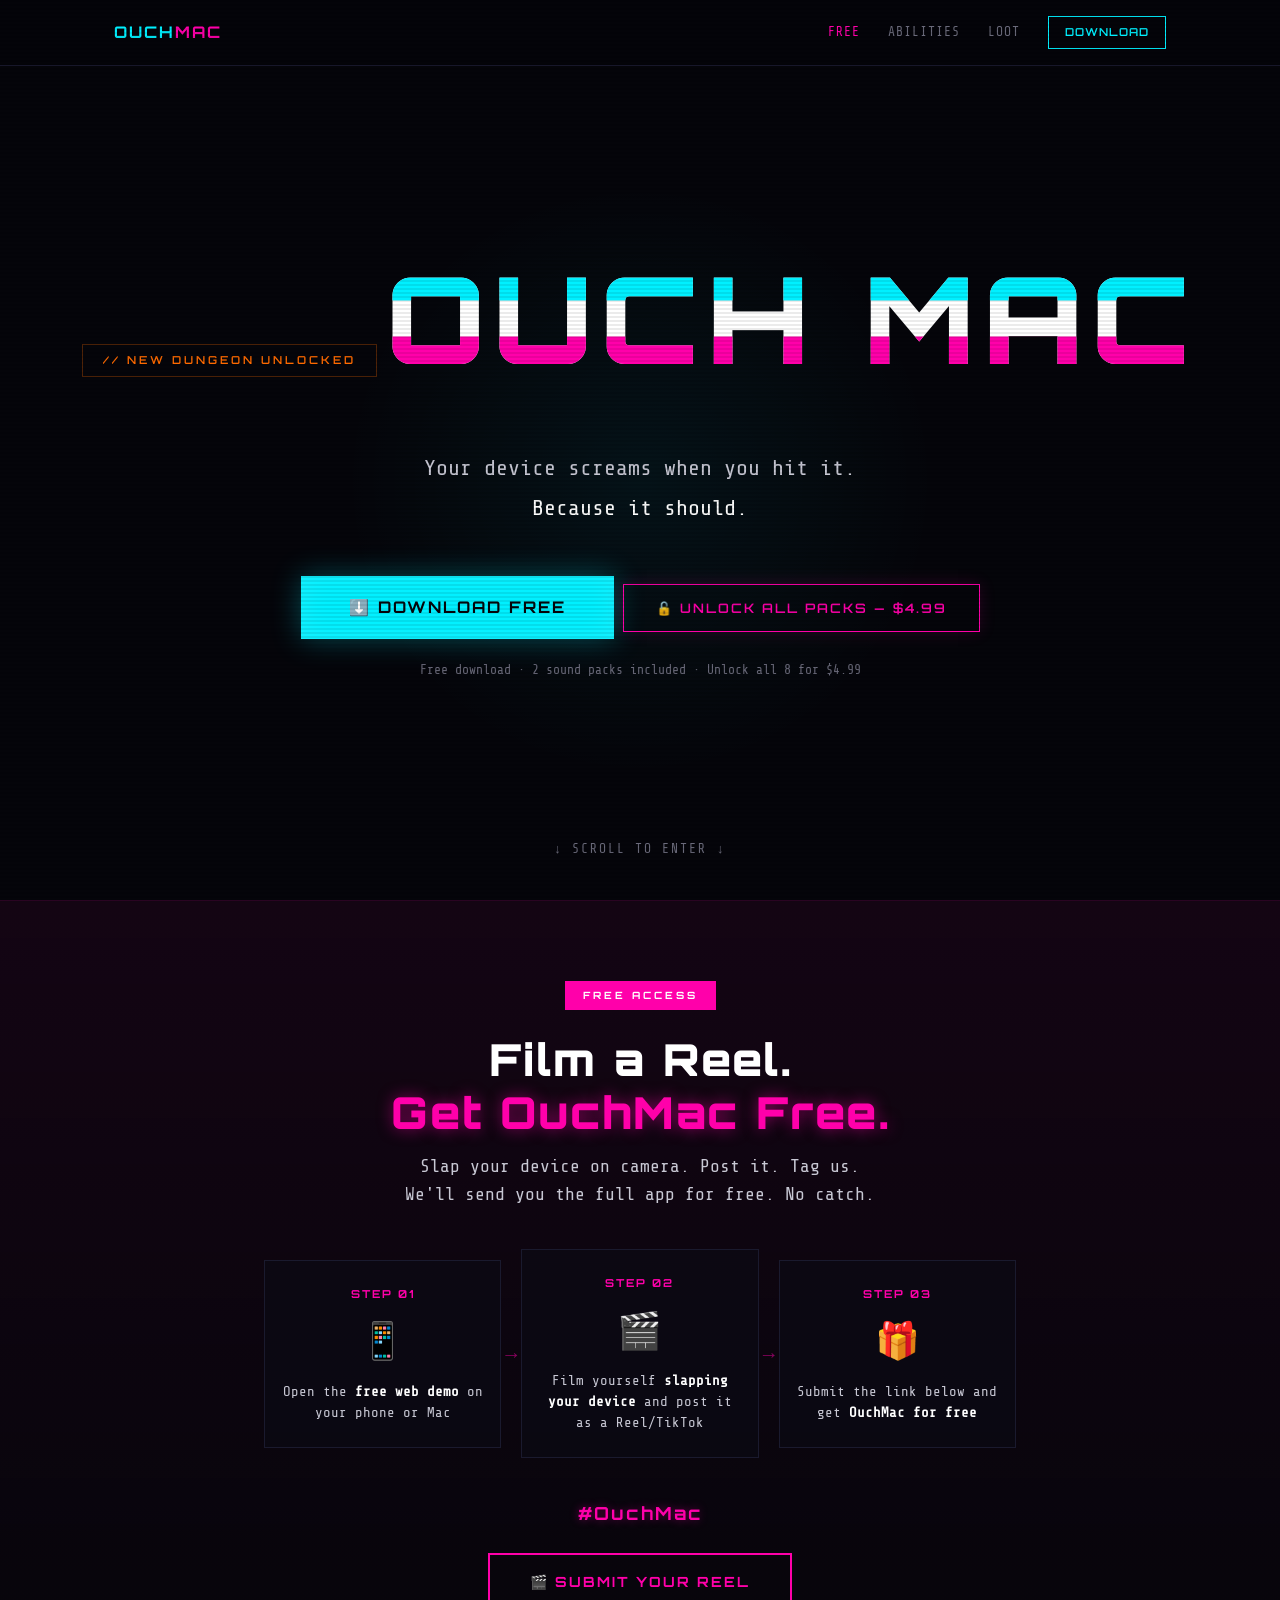
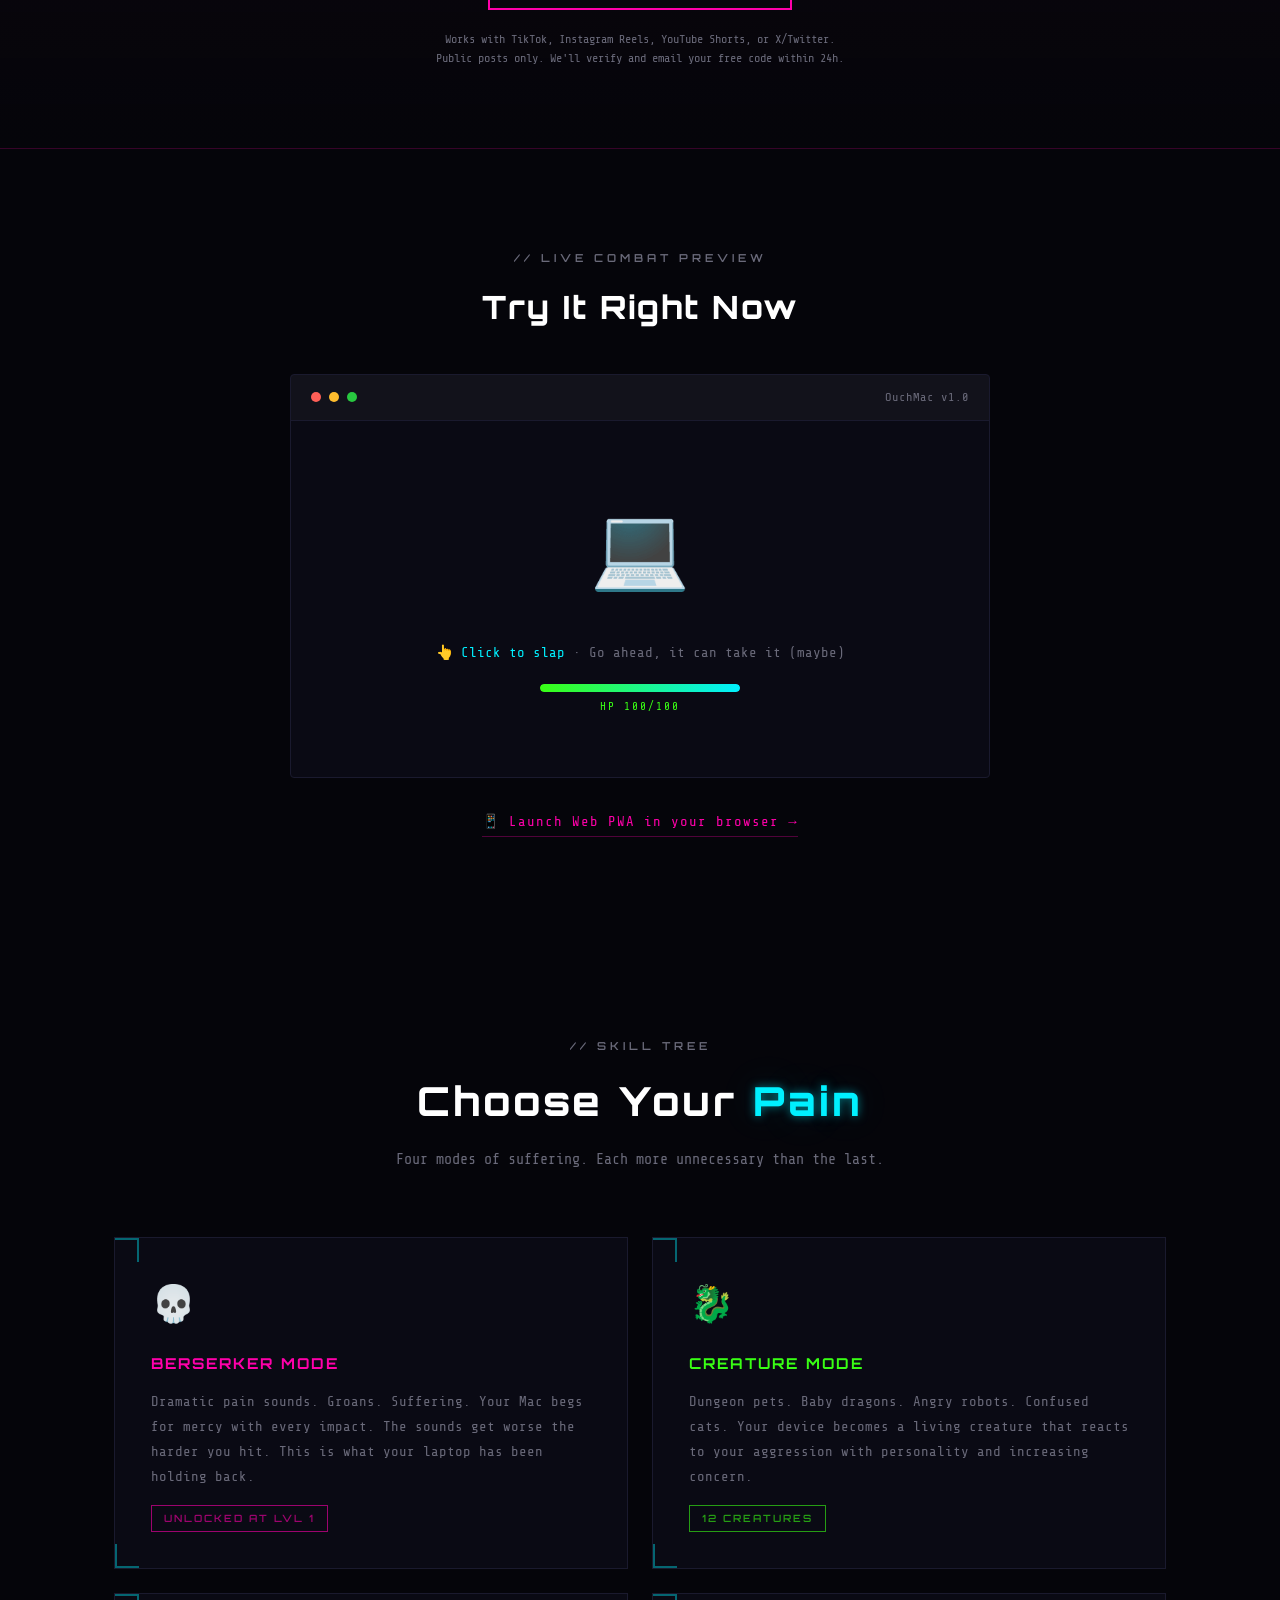
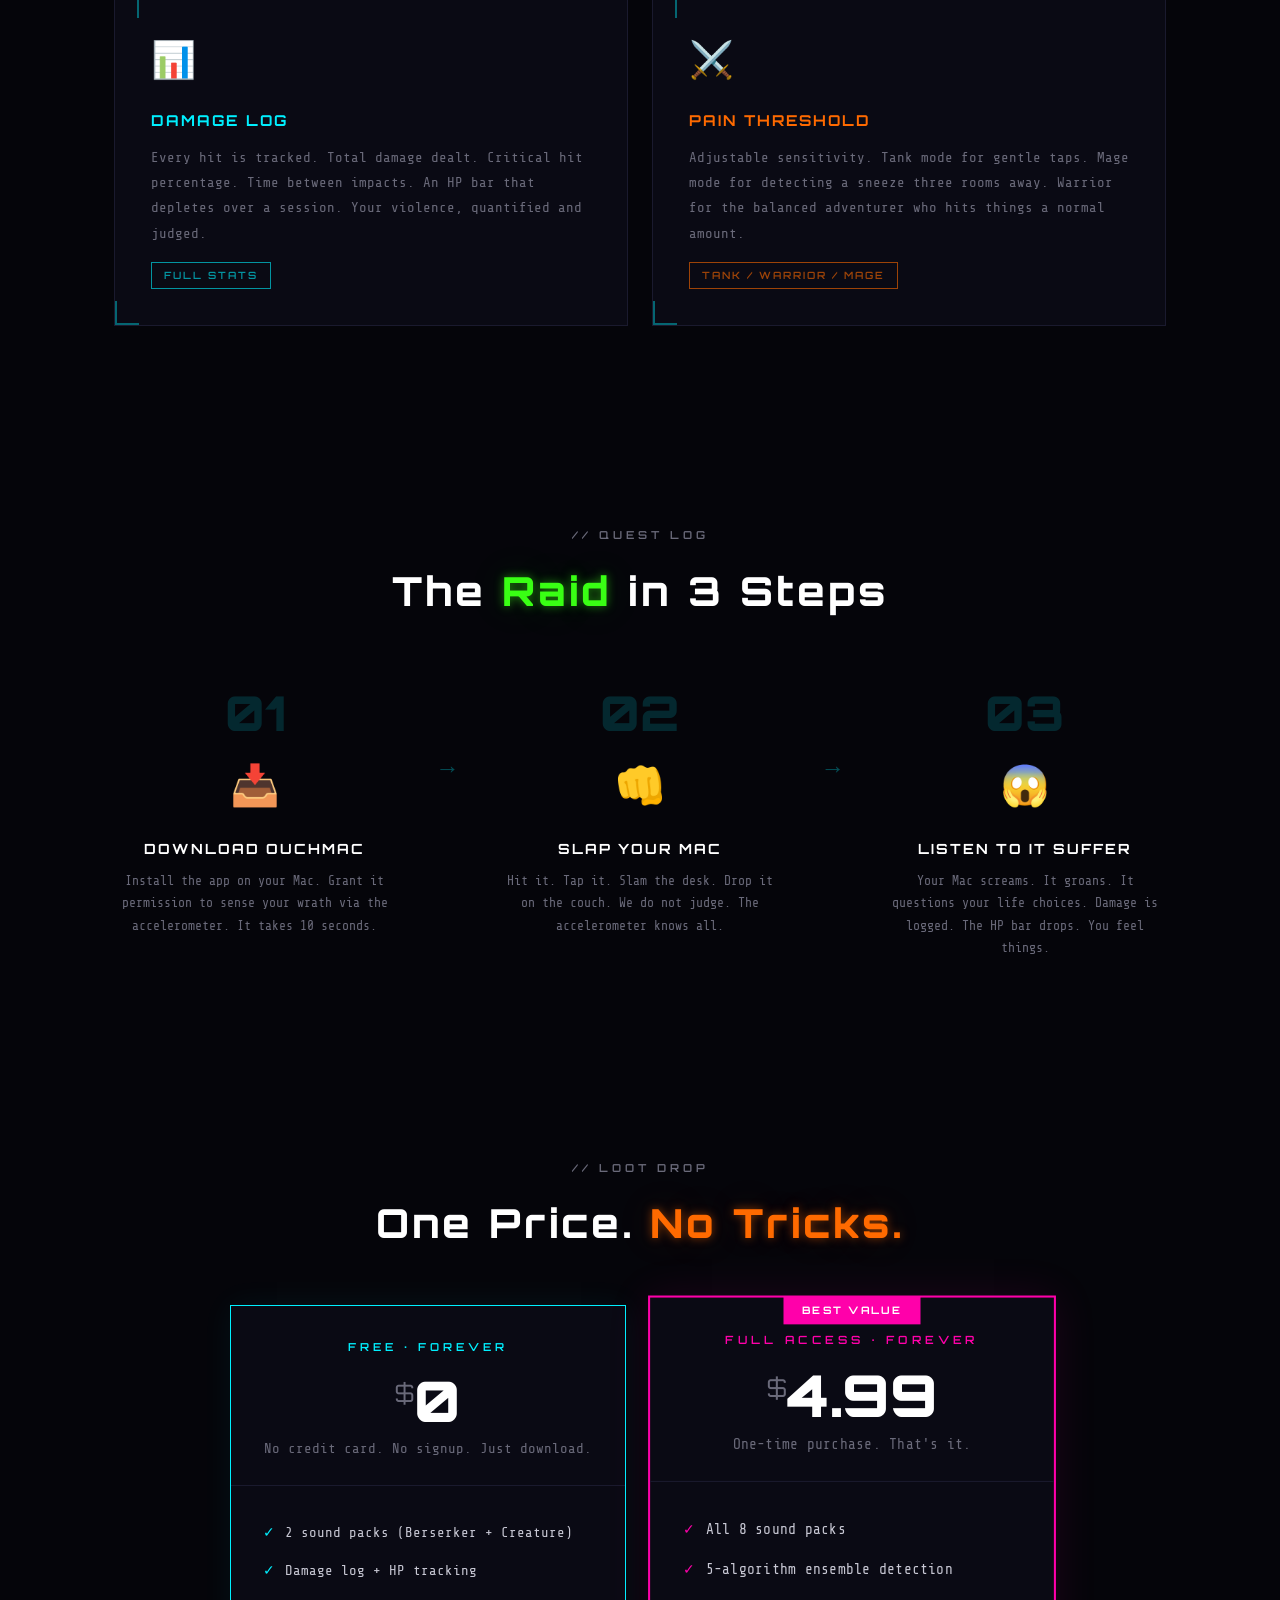
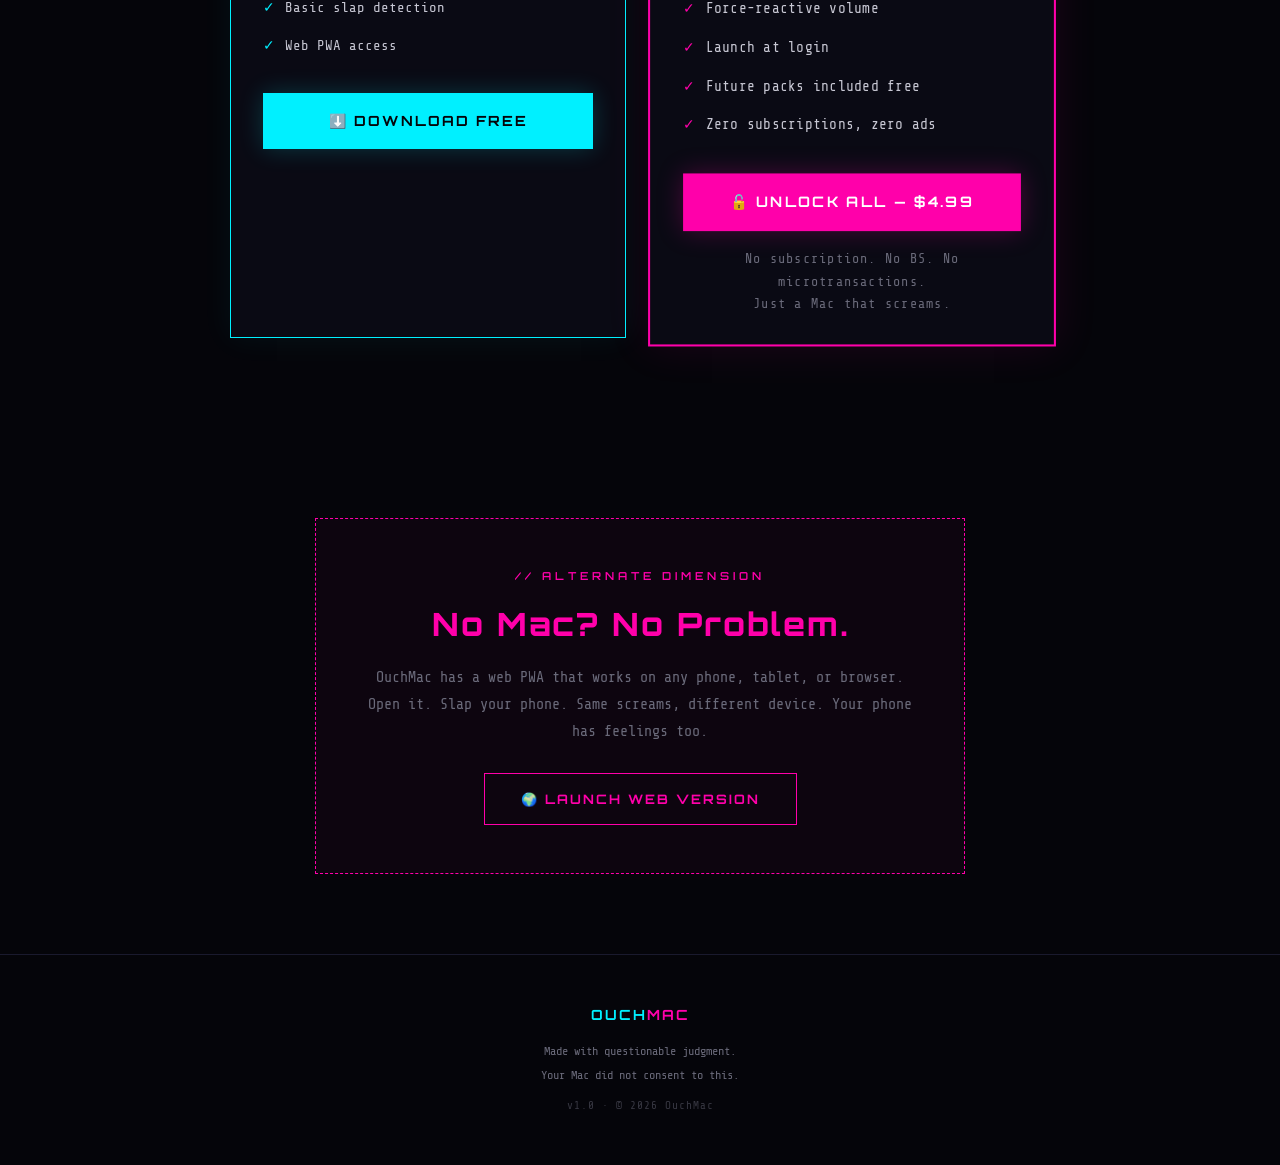
<file: index.html>
<!DOCTYPE html>
<html lang="en">
<head>
    <meta charset="UTF-8">
    <meta name="viewport" content="width=device-width, initial-scale=1.0">
    <title>OuchMac — Your Device Screams When You Hit It</title>

    <!-- Social sharing -->
    <meta property="og:title" content="OuchMac — Your Device Screams When You Hit It">
    <meta property="og:description" content="Download the app that gives your Mac feelings. Slap it. It screams. $4.99 one-time. No subscription. No BS.">
    <meta property="og:image" content="og-image.png">
    <meta property="og:type" content="website">
    <meta name="twitter:card" content="summary_large_image">
    <meta name="twitter:title" content="OuchMac — Your Device Screams When You Hit It">
    <meta name="twitter:description" content="Your Mac has feelings now. Slap it and find out.">
    <meta name="description" content="OuchMac makes your device scream when you hit it. Because it should. macOS app + Web PWA. $4.99 one-time.">

    <!-- Fonts -->
    <link rel="preconnect" href="https://fonts.googleapis.com">
    <link rel="preconnect" href="https://fonts.gstatic.com" crossorigin>
    <link href="https://fonts.googleapis.com/css2?family=Orbitron:wght@400;500;600;700;800;900&family=Share+Tech+Mono&display=swap" rel="stylesheet">

    <style>
        /* ============================================
           RESET & BASE
           ============================================ */
        *, *::before, *::after { margin: 0; padding: 0; box-sizing: border-box; }

        :root {
            --bg: #05050a;
            --bg-card: #0a0a14;
            --cyan: #00f0ff;
            --magenta: #ff00aa;
            --green: #39ff14;
            --orange: #ff6a00;
            --text: #c8c8d4;
            --text-dim: #6a6a7a;
            --border: #1a1a2e;
        }

        html { scroll-behavior: smooth; }

        body {
            background: var(--bg);
            color: var(--text);
            font-family: 'Share Tech Mono', monospace;
            font-size: 16px;
            line-height: 1.7;
            overflow-x: hidden;
        }

        /* Scanlines overlay */
        body::after {
            content: '';
            position: fixed;
            top: 0; left: 0; right: 0; bottom: 0;
            background: repeating-linear-gradient(
                0deg,
                transparent,
                transparent 2px,
                rgba(0, 0, 0, 0.08) 2px,
                rgba(0, 0, 0, 0.08) 4px
            );
            pointer-events: none;
            z-index: 9999;
        }

        /* ============================================
           UTILITIES
           ============================================ */
        .container {
            max-width: 1100px;
            margin: 0 auto;
            padding: 0 24px;
        }

        .section-label {
            font-family: 'Orbitron', sans-serif;
            font-size: 11px;
            font-weight: 600;
            letter-spacing: 4px;
            text-transform: uppercase;
            color: var(--text-dim);
            margin-bottom: 12px;
        }

        .neon-text-cyan { color: var(--cyan); text-shadow: 0 0 10px rgba(0,240,255,0.5), 0 0 40px rgba(0,240,255,0.15); }
        .neon-text-magenta { color: var(--magenta); text-shadow: 0 0 10px rgba(255,0,170,0.5), 0 0 40px rgba(255,0,170,0.15); }
        .neon-text-green { color: var(--green); text-shadow: 0 0 10px rgba(57,255,20,0.5), 0 0 40px rgba(57,255,20,0.15); }
        .neon-text-orange { color: var(--orange); text-shadow: 0 0 10px rgba(255,106,0,0.5), 0 0 40px rgba(255,106,0,0.15); }

        /* Corner bracket decoration */
        .bracketed {
            position: relative;
            padding: 40px;
        }
        .bracketed::before,
        .bracketed::after {
            content: '';
            position: absolute;
            width: 24px;
            height: 24px;
            border-color: var(--cyan);
            border-style: solid;
            opacity: 0.4;
        }
        .bracketed::before {
            top: 0; left: 0;
            border-width: 2px 0 0 2px;
        }
        .bracketed::after {
            bottom: 0; right: 0;
            border-width: 0 2px 2px 0;
        }
        .bracketed-inner::before,
        .bracketed-inner::after {
            content: '';
            position: absolute;
            width: 24px;
            height: 24px;
            border-color: var(--cyan);
            border-style: solid;
            opacity: 0.4;
        }
        .bracketed-inner::before {
            top: 0; right: 0;
            border-width: 2px 2px 0 0;
        }
        .bracketed-inner::after {
            bottom: 0; left: 0;
            border-width: 0 0 2px 2px;
        }

        /* ============================================
           NAV
           ============================================ */
        nav {
            position: fixed;
            top: 0; left: 0; right: 0;
            z-index: 1000;
            padding: 16px 0;
            background: rgba(5,5,10,0.85);
            backdrop-filter: blur(12px);
            border-bottom: 1px solid var(--border);
        }
        nav .container {
            display: flex;
            justify-content: space-between;
            align-items: center;
        }
        .nav-logo {
            font-family: 'Orbitron', sans-serif;
            font-size: 16px;
            font-weight: 700;
            color: var(--cyan);
            text-decoration: none;
            letter-spacing: 2px;
        }
        .nav-logo span { color: var(--magenta); }
        .nav-links { display: flex; gap: 28px; align-items: center; }
        .nav-links a {
            color: var(--text-dim);
            text-decoration: none;
            font-size: 13px;
            letter-spacing: 1px;
            transition: color 0.3s;
        }
        .nav-links a:hover { color: var(--cyan); }
        .nav-cta {
            background: transparent !important;
            border: 1px solid var(--cyan) !important;
            color: var(--cyan) !important;
            padding: 6px 16px !important;
            font-family: 'Orbitron', sans-serif !important;
            font-size: 11px !important;
            font-weight: 600 !important;
            letter-spacing: 1px;
            cursor: pointer;
            transition: all 0.3s !important;
        }
        .nav-cta:hover {
            background: var(--cyan) !important;
            color: var(--bg) !important;
            box-shadow: 0 0 20px rgba(0,240,255,0.3) !important;
        }

        /* ============================================
           HERO
           ============================================ */
        .hero {
            min-height: 100vh;
            display: flex;
            align-items: center;
            justify-content: center;
            text-align: center;
            position: relative;
            padding: 120px 24px 80px;
        }

        /* Ambient glow */
        .hero::before {
            content: '';
            position: absolute;
            top: 20%;
            left: 50%;
            transform: translateX(-50%);
            width: 600px;
            height: 600px;
            background: radial-gradient(circle, rgba(0,240,255,0.06) 0%, transparent 70%);
            pointer-events: none;
        }

        .hero-content { position: relative; z-index: 1; }

        .hero-badge {
            display: inline-block;
            font-family: 'Orbitron', sans-serif;
            font-size: 11px;
            font-weight: 600;
            letter-spacing: 3px;
            color: var(--orange);
            border: 1px solid rgba(255,106,0,0.3);
            padding: 6px 20px;
            margin-bottom: 40px;
            text-transform: uppercase;
        }

        /* Glitch title */
        .glitch-wrapper { position: relative; display: inline-block; }

        .glitch {
            font-family: 'Orbitron', sans-serif;
            font-size: clamp(48px, 10vw, 120px);
            font-weight: 900;
            line-height: 1;
            color: #fff;
            text-transform: uppercase;
            letter-spacing: 8px;
            position: relative;
            animation: glitch-skew 4s infinite linear alternate-reverse;
        }
        .glitch::before,
        .glitch::after {
            content: attr(data-text);
            position: absolute;
            top: 0; left: 0;
            width: 100%; height: 100%;
            overflow: hidden;
        }
        .glitch::before {
            color: var(--cyan);
            animation: glitch-1 3s infinite linear alternate-reverse;
            clip-path: polygon(0 0, 100% 0, 100% 35%, 0 35%);
        }
        .glitch::after {
            color: var(--magenta);
            animation: glitch-2 2.5s infinite linear alternate-reverse;
            clip-path: polygon(0 65%, 100% 65%, 100% 100%, 0 100%);
        }

        @keyframes glitch-1 {
            0%, 80% { transform: translate(0); }
            82% { transform: translate(-3px, 2px); }
            84% { transform: translate(3px, -1px); }
            86% { transform: translate(-2px, -2px); }
            88%, 100% { transform: translate(0); }
        }
        @keyframes glitch-2 {
            0%, 75% { transform: translate(0); }
            77% { transform: translate(2px, -3px); }
            79% { transform: translate(-4px, 1px); }
            81% { transform: translate(3px, 2px); }
            83%, 100% { transform: translate(0); }
        }
        @keyframes glitch-skew {
            0%, 90% { transform: skew(0deg); }
            92% { transform: skew(0.5deg); }
            94% { transform: skew(-0.3deg); }
            96% { transform: skew(0.2deg); }
            98%, 100% { transform: skew(0deg); }
        }

        .hero-tagline {
            font-size: clamp(16px, 2.5vw, 22px);
            color: var(--text);
            margin: 32px auto 0;
            max-width: 600px;
            line-height: 1.8;
        }
        .hero-tagline em {
            font-style: normal;
            color: #fff;
        }

        .hero-cta {
            display: inline-block;
            margin-top: 48px;
            font-family: 'Orbitron', sans-serif;
            font-size: 16px;
            font-weight: 700;
            letter-spacing: 2px;
            color: var(--bg);
            background: var(--cyan);
            border: none;
            padding: 18px 48px;
            cursor: pointer;
            text-decoration: none;
            text-transform: uppercase;
            transition: all 0.3s;
            box-shadow: 0 0 30px rgba(0,240,255,0.3), inset 0 0 30px rgba(255,255,255,0.1);
        }
        .hero-cta:hover {
            box-shadow: 0 0 50px rgba(0,240,255,0.5), 0 0 100px rgba(0,240,255,0.2), inset 0 0 30px rgba(255,255,255,0.15);
            transform: translateY(-2px);
        }

        .hero-cta-secondary {
            display: inline-block;
            margin-top: 16px;
            font-family: 'Orbitron', sans-serif;
            font-size: 13px;
            font-weight: 600;
            letter-spacing: 2px;
            color: var(--magenta);
            background: transparent;
            border: 1px solid var(--magenta);
            padding: 12px 32px;
            cursor: pointer;
            text-decoration: none;
            text-transform: uppercase;
            transition: all 0.3s;
            box-shadow: 0 0 15px rgba(255,0,170,0.15);
        }
        .hero-cta-secondary:hover {
            background: var(--magenta);
            color: #fff;
            box-shadow: 0 0 30px rgba(255,0,170,0.4), 0 0 60px rgba(255,0,170,0.15);
            transform: translateY(-2px);
        }

        .hero-sub {
            margin-top: 20px;
            font-size: 13px;
            color: var(--text-dim);
        }

        .scroll-indicator {
            position: absolute;
            bottom: 40px;
            left: 50%;
            transform: translateX(-50%);
            animation: bounce 2s infinite;
            color: var(--text-dim);
            font-size: 13px;
            letter-spacing: 2px;
        }
        @keyframes bounce {
            0%, 100% { transform: translateX(-50%) translateY(0); opacity: 0.5; }
            50% { transform: translateX(-50%) translateY(8px); opacity: 1; }
        }

        /* ============================================
           DEMO SECTION
           ============================================ */
        .demo {
            padding: 100px 0;
            text-align: center;
        }

        .demo-box {
            max-width: 700px;
            margin: 40px auto 0;
            background: var(--bg-card);
            border: 1px solid var(--border);
            border-radius: 4px;
            overflow: hidden;
            position: relative;
        }

        .demo-topbar {
            background: rgba(255,255,255,0.03);
            border-bottom: 1px solid var(--border);
            padding: 12px 20px;
            display: flex;
            align-items: center;
            gap: 8px;
        }
        .demo-dot {
            width: 10px; height: 10px;
            border-radius: 50%;
        }
        .demo-dot:nth-child(1) { background: #ff5f57; }
        .demo-dot:nth-child(2) { background: #ffbd2e; }
        .demo-dot:nth-child(3) { background: #28c840; }
        .demo-topbar span {
            margin-left: auto;
            font-size: 12px;
            color: var(--text-dim);
            letter-spacing: 1px;
        }

        .demo-screen {
            padding: 60px 40px;
            position: relative;
            min-height: 300px;
            display: flex;
            flex-direction: column;
            align-items: center;
            justify-content: center;
        }

        .demo-emoji {
            font-size: 80px;
            margin-bottom: 24px;
            animation: float 3s ease-in-out infinite;
            cursor: pointer;
            user-select: none;
            transition: transform 0.1s;
        }
        .demo-emoji.hit {
            animation: shake 0.5s ease-in-out;
        }
        @keyframes float {
            0%, 100% { transform: translateY(0); }
            50% { transform: translateY(-10px); }
        }
        @keyframes shake {
            0%, 100% { transform: translateX(0) rotate(0deg); }
            10% { transform: translateX(-8px) rotate(-5deg); }
            20% { transform: translateX(8px) rotate(5deg); }
            30% { transform: translateX(-6px) rotate(-3deg); }
            40% { transform: translateX(6px) rotate(3deg); }
            50% { transform: translateX(-4px) rotate(-2deg); }
            60% { transform: translateX(4px) rotate(2deg); }
            70% { transform: translateX(-2px) rotate(-1deg); }
            80% { transform: translateX(2px) rotate(1deg); }
        }

        .demo-text {
            font-size: 14px;
            color: var(--text-dim);
        }
        .demo-text strong {
            color: var(--cyan);
            font-weight: 400;
        }

        .demo-hp-bar {
            width: 200px;
            height: 8px;
            background: rgba(255,255,255,0.06);
            border-radius: 4px;
            margin-top: 20px;
            overflow: hidden;
        }
        .demo-hp-fill {
            height: 100%;
            width: 100%;
            background: linear-gradient(90deg, var(--green), var(--cyan));
            border-radius: 4px;
            transition: width 0.3s, background 0.3s;
        }
        .demo-hp-label {
            font-size: 11px;
            color: var(--green);
            margin-top: 6px;
            letter-spacing: 2px;
        }

        .demo-ouch {
            position: absolute;
            font-family: 'Orbitron', sans-serif;
            font-weight: 800;
            font-size: 24px;
            color: var(--magenta);
            text-shadow: 0 0 20px rgba(255,0,170,0.6);
            pointer-events: none;
            opacity: 0;
            animation: ouchFloat 0.8s ease-out forwards;
        }
        @keyframes ouchFloat {
            0% { opacity: 1; transform: translateY(0) scale(0.5); }
            50% { opacity: 1; transform: translateY(-30px) scale(1.2); }
            100% { opacity: 0; transform: translateY(-60px) scale(0.8); }
        }

        .demo-link {
            display: inline-block;
            margin-top: 32px;
            color: var(--magenta);
            text-decoration: none;
            font-size: 14px;
            letter-spacing: 1px;
            border-bottom: 1px solid rgba(255,0,170,0.3);
            padding-bottom: 2px;
            transition: all 0.3s;
        }
        .demo-link:hover {
            border-bottom-color: var(--magenta);
            text-shadow: 0 0 10px rgba(255,0,170,0.4);
        }

        /* ============================================
           FEATURES
           ============================================ */
        .features {
            padding: 100px 0;
        }

        .features-header {
            text-align: center;
            margin-bottom: 64px;
        }
        .features-header h2 {
            font-family: 'Orbitron', sans-serif;
            font-size: clamp(28px, 4vw, 40px);
            font-weight: 800;
            color: #fff;
            letter-spacing: 3px;
        }
        .features-header p {
            margin-top: 12px;
            color: var(--text-dim);
            font-size: 15px;
        }

        .features-grid {
            display: grid;
            grid-template-columns: repeat(2, 1fr);
            gap: 24px;
        }

        .feature-card {
            background: var(--bg-card);
            border: 1px solid var(--border);
            padding: 36px;
            position: relative;
            transition: border-color 0.3s, transform 0.3s;
        }
        .feature-card:hover {
            transform: translateY(-4px);
        }
        .feature-card:nth-child(1):hover { border-color: rgba(255,0,170,0.4); }
        .feature-card:nth-child(2):hover { border-color: rgba(57,255,20,0.4); }
        .feature-card:nth-child(3):hover { border-color: rgba(0,240,255,0.4); }
        .feature-card:nth-child(4):hover { border-color: rgba(255,106,0,0.4); }

        .feature-icon {
            font-size: 36px;
            margin-bottom: 16px;
        }

        .feature-card h3 {
            font-family: 'Orbitron', sans-serif;
            font-size: 15px;
            font-weight: 700;
            letter-spacing: 2px;
            margin-bottom: 12px;
        }
        .feature-card:nth-child(1) h3 { color: var(--magenta); }
        .feature-card:nth-child(2) h3 { color: var(--green); }
        .feature-card:nth-child(3) h3 { color: var(--cyan); }
        .feature-card:nth-child(4) h3 { color: var(--orange); }

        .feature-card p {
            font-size: 14px;
            color: var(--text-dim);
            line-height: 1.8;
        }

        .feature-tag {
            display: inline-block;
            margin-top: 16px;
            font-family: 'Orbitron', sans-serif;
            font-size: 10px;
            font-weight: 600;
            letter-spacing: 2px;
            padding: 4px 12px;
            border: 1px solid;
            opacity: 0.6;
        }
        .feature-card:nth-child(1) .feature-tag { color: var(--magenta); border-color: var(--magenta); }
        .feature-card:nth-child(2) .feature-tag { color: var(--green); border-color: var(--green); }
        .feature-card:nth-child(3) .feature-tag { color: var(--cyan); border-color: var(--cyan); }
        .feature-card:nth-child(4) .feature-tag { color: var(--orange); border-color: var(--orange); }

        /* ============================================
           HOW IT WORKS
           ============================================ */
        .how {
            padding: 100px 0;
        }

        .how-header {
            text-align: center;
            margin-bottom: 64px;
        }
        .how-header h2 {
            font-family: 'Orbitron', sans-serif;
            font-size: clamp(28px, 4vw, 40px);
            font-weight: 800;
            color: #fff;
            letter-spacing: 3px;
        }

        .how-steps {
            display: flex;
            gap: 32px;
            align-items: flex-start;
        }

        .how-step {
            flex: 1;
            text-align: center;
            position: relative;
        }

        .how-step-num {
            font-family: 'Orbitron', sans-serif;
            font-size: 48px;
            font-weight: 900;
            color: var(--cyan);
            opacity: 0.15;
            line-height: 1;
            margin-bottom: 16px;
        }

        .how-step-icon {
            font-size: 40px;
            margin-bottom: 16px;
        }

        .how-step h3 {
            font-family: 'Orbitron', sans-serif;
            font-size: 14px;
            font-weight: 700;
            color: #fff;
            letter-spacing: 2px;
            margin-bottom: 10px;
        }

        .how-step p {
            font-size: 13px;
            color: var(--text-dim);
            line-height: 1.7;
        }

        .how-arrow {
            flex: 0 0 40px;
            text-align: center;
            padding-top: 60px;
            color: var(--cyan);
            opacity: 0.3;
            font-size: 24px;
        }

        /* ============================================
           PRICING
           ============================================ */
        .pricing {
            padding: 100px 0;
        }

        .pricing-grid {
            display: grid;
            grid-template-columns: 1fr 1fr;
            gap: 28px;
            max-width: 820px;
            margin: 0 auto;
            align-items: stretch;
        }

        .pricing-card {
            background: var(--bg-card);
            padding: 0;
            text-align: center;
            position: relative;
        }

        .pricing-card--free {
            border: 1px solid var(--cyan);
            box-shadow: 0 0 30px rgba(0,240,255,0.06);
        }

        .pricing-card--pro {
            border: 2px solid var(--magenta);
            box-shadow: 0 0 40px rgba(255,0,170,0.1);
            transform: scale(1.03);
        }

        .pricing-card-glow {
            position: absolute;
            inset: -1px;
            opacity: 0;
            pointer-events: none;
        }
        .pricing-card--free .pricing-card-glow {
            border: 1px solid var(--cyan);
            animation: pricePulseCyan 3s infinite;
        }
        .pricing-card--pro .pricing-card-glow {
            border: 2px solid var(--magenta);
            animation: pricePulseMagenta 3s infinite;
        }
        @keyframes pricePulseCyan {
            0%, 100% { opacity: 0; box-shadow: 0 0 0 0 rgba(0,240,255,0); }
            50% { opacity: 1; box-shadow: 0 0 20px rgba(0,240,255,0.15); }
        }
        @keyframes pricePulseMagenta {
            0%, 100% { opacity: 0; box-shadow: 0 0 0 0 rgba(255,0,170,0); }
            50% { opacity: 1; box-shadow: 0 0 25px rgba(255,0,170,0.2); }
        }

        .pricing-pro-badge {
            position: absolute;
            top: -1px;
            left: 50%;
            transform: translateX(-50%);
            font-family: 'Orbitron', sans-serif;
            font-size: 10px;
            font-weight: 700;
            letter-spacing: 2px;
            color: #fff;
            background: var(--magenta);
            padding: 5px 18px;
        }

        .pricing-header {
            padding: 32px 32px 24px;
            border-bottom: 1px solid var(--border);
        }
        .pricing-card--free .pricing-header .section-label { color: var(--cyan); margin-bottom: 16px; }
        .pricing-card--pro .pricing-header .section-label { color: var(--magenta); margin-bottom: 16px; }

        .pricing-amount {
            font-family: 'Orbitron', sans-serif;
            font-size: 56px;
            font-weight: 900;
            color: #fff;
            line-height: 1;
        }
        .pricing-amount span {
            font-size: 24px;
            color: var(--text-dim);
            font-weight: 400;
            vertical-align: super;
        }
        .pricing-note {
            font-size: 14px;
            color: var(--text-dim);
            margin-top: 8px;
        }

        .pricing-body {
            padding: 28px 32px;
        }

        .pricing-features {
            list-style: none;
            margin-bottom: 28px;
            text-align: left;
        }
        .pricing-features li {
            padding: 7px 0;
            font-size: 14px;
            color: var(--text);
            display: flex;
            align-items: center;
            gap: 10px;
        }
        .pricing-features li .check-icon {
            flex-shrink: 0;
            font-size: 14px;
        }
        .pricing-card--free .pricing-features li .check-icon { color: var(--cyan); }
        .pricing-card--pro .pricing-features li .check-icon { color: var(--magenta); }

        .pricing-cta {
            display: block;
            width: 100%;
            font-family: 'Orbitron', sans-serif;
            font-size: 14px;
            font-weight: 700;
            letter-spacing: 2px;
            border: none;
            padding: 16px;
            cursor: pointer;
            text-decoration: none;
            text-transform: uppercase;
            transition: all 0.3s;
        }

        .pricing-card--free .pricing-cta {
            color: var(--bg);
            background: var(--cyan);
            box-shadow: 0 0 25px rgba(0,240,255,0.2);
        }
        .pricing-card--free .pricing-cta:hover {
            box-shadow: 0 0 45px rgba(0,240,255,0.4);
        }

        .pricing-card--pro .pricing-cta {
            color: #fff;
            background: var(--magenta);
            box-shadow: 0 0 25px rgba(255,0,170,0.25);
        }
        .pricing-card--pro .pricing-cta:hover {
            box-shadow: 0 0 45px rgba(255,0,170,0.5);
        }

        .pricing-nobs {
            margin-top: 16px;
            font-size: 13px;
            color: var(--text-dim);
            letter-spacing: 1px;
        }

        /* ============================================
           WEB VERSION
           ============================================ */
        .web-version {
            padding: 80px 0;
            text-align: center;
        }

        .web-version-box {
            max-width: 650px;
            margin: 0 auto;
            padding: 48px;
            border: 1px dashed var(--magenta);
            background: rgba(255,0,170,0.03);
            position: relative;
        }

        .web-version-box h2 {
            font-family: 'Orbitron', sans-serif;
            font-size: clamp(22px, 3vw, 32px);
            font-weight: 800;
            color: var(--magenta);
            letter-spacing: 2px;
            margin-bottom: 12px;
        }
        .web-version-box p {
            color: var(--text-dim);
            font-size: 15px;
            margin-bottom: 28px;
            line-height: 1.8;
        }

        .web-cta {
            display: inline-block;
            font-family: 'Orbitron', sans-serif;
            font-size: 13px;
            font-weight: 700;
            letter-spacing: 2px;
            color: var(--magenta);
            border: 1px solid var(--magenta);
            background: transparent;
            padding: 14px 36px;
            text-decoration: none;
            text-transform: uppercase;
            transition: all 0.3s;
            cursor: pointer;
        }
        .web-cta:hover {
            background: var(--magenta);
            color: var(--bg);
            box-shadow: 0 0 30px rgba(255,0,170,0.3);
        }

        /* ============================================
           FOOTER
           ============================================ */
        footer {
            padding: 48px 0;
            border-top: 1px solid var(--border);
            text-align: center;
        }
        footer .footer-logo {
            font-family: 'Orbitron', sans-serif;
            font-size: 14px;
            font-weight: 700;
            color: var(--cyan);
            letter-spacing: 2px;
            margin-bottom: 12px;
        }
        footer .footer-logo span { color: var(--magenta); }
        footer p {
            font-size: 12px;
            color: var(--text-dim);
            line-height: 2;
        }
        footer .footer-version {
            margin-top: 8px;
            font-size: 11px;
            color: rgba(106,106,122,0.5);
            letter-spacing: 1px;
        }

        /* ============================================
           MOBILE
           ============================================ */
        @media (max-width: 768px) {
            .nav-links a:not(.nav-cta) { display: none; }

            .features-grid {
                grid-template-columns: 1fr;
            }

            .how-steps {
                flex-direction: column;
                gap: 40px;
            }
            .how-arrow {
                padding-top: 0;
                transform: rotate(90deg);
            }

            .hero { padding: 100px 20px 60px; }
            .glitch { letter-spacing: 4px; }

            .bracketed { padding: 24px; }

            .pricing-grid { grid-template-columns: 1fr; }
            .pricing-card--pro { transform: scale(1); }
            .pricing-card { margin: 0 12px; }
            .pricing-body, .pricing-header { padding-left: 24px; padding-right: 24px; }

            .web-version-box { padding: 32px 24px; margin: 0 12px; }

            .demo-screen { padding: 40px 20px; }
        }

        @media (max-width: 480px) {
            .hero-cta { padding: 16px 32px; font-size: 14px; }
            .hero-cta-secondary { padding: 10px 24px; font-size: 11px; }
        }

        /* ============================================
           ANIMATIONS ON SCROLL
           ============================================ */
        .fade-in {
            opacity: 0;
            transform: translateY(20px);
            transition: opacity 0.6s ease, transform 0.6s ease;
        }
        .fade-in.visible {
            opacity: 1;
            transform: translateY(0);
        }

        /* ============================================
           REEL PROMO SECTION
           ============================================ */
        .promo {
            padding: 80px 0;
            background: linear-gradient(180deg, rgba(255,0,170,0.06) 0%, var(--bg) 100%);
            border-top: 1px solid rgba(255,0,170,0.15);
            border-bottom: 1px solid rgba(255,0,170,0.15);
            position: relative;
            overflow: hidden;
        }

        .promo::before {
            content: '';
            position: absolute;
            top: -2px;
            left: 0;
            right: 0;
            height: 2px;
            background: linear-gradient(90deg, transparent, var(--magenta), transparent);
            animation: promoGlow 3s ease-in-out infinite;
        }

        @keyframes promoGlow {
            0%, 100% { opacity: 0.4; }
            50% { opacity: 1; }
        }

        .promo-inner {
            max-width: 800px;
            margin: 0 auto;
            text-align: center;
            padding: 0 24px;
        }

        .promo-badge {
            display: inline-block;
            font-family: 'Orbitron', sans-serif;
            font-size: 10px;
            font-weight: 700;
            letter-spacing: 3px;
            color: #fff;
            background: var(--magenta);
            padding: 6px 18px;
            margin-bottom: 24px;
            animation: promoPulse 2s ease-in-out infinite;
        }

        @keyframes promoPulse {
            0%, 100% { box-shadow: 0 0 10px rgba(255,0,170,0.3); }
            50% { box-shadow: 0 0 30px rgba(255,0,170,0.6), 0 0 60px rgba(255,0,170,0.2); }
        }

        .promo-title {
            font-family: 'Orbitron', sans-serif;
            font-size: clamp(28px, 4vw, 44px);
            font-weight: 900;
            color: #fff;
            letter-spacing: 2px;
            margin-bottom: 12px;
            line-height: 1.2;
        }

        .promo-title span {
            color: var(--magenta);
            text-shadow: 0 0 15px rgba(255,0,170,0.5);
        }

        .promo-sub {
            font-size: 18px;
            color: var(--text);
            margin-bottom: 40px;
            line-height: 1.6;
        }

        .promo-steps {
            display: grid;
            grid-template-columns: 1fr auto 1fr auto 1fr;
            gap: 0;
            align-items: center;
            margin-bottom: 40px;
        }

        @media (max-width: 600px) {
            .promo-steps {
                grid-template-columns: 1fr;
                gap: 16px;
            }
            .promo-arrow { display: none; }
        }

        .promo-step {
            text-align: center;
            padding: 24px 16px;
            border: 1px solid var(--border);
            background: rgba(10,10,20,0.6);
            position: relative;
        }

        .promo-step-num {
            font-family: 'Orbitron', sans-serif;
            font-size: 11px;
            font-weight: 700;
            color: var(--magenta);
            letter-spacing: 2px;
            margin-bottom: 8px;
        }

        .promo-step-icon {
            font-size: 36px;
            margin-bottom: 8px;
        }

        .promo-step-text {
            font-size: 14px;
            color: var(--text);
            line-height: 1.5;
        }

        .promo-step-text strong {
            color: #fff;
        }

        .promo-arrow {
            font-family: 'Orbitron', sans-serif;
            font-size: 20px;
            color: var(--magenta);
            opacity: 0.5;
        }

        .promo-hashtag {
            font-family: 'Orbitron', sans-serif;
            font-size: 18px;
            font-weight: 700;
            color: var(--magenta);
            text-shadow: 0 0 10px rgba(255,0,170,0.4);
            margin-bottom: 24px;
            letter-spacing: 2px;
        }

        .promo-cta {
            display: inline-flex;
            align-items: center;
            gap: 10px;
            padding: 18px 40px;
            background: transparent;
            border: 2px solid var(--magenta);
            color: var(--magenta);
            font-family: 'Orbitron', sans-serif;
            font-size: 14px;
            font-weight: 700;
            letter-spacing: 2px;
            text-decoration: none;
            transition: all 0.3s;
            cursor: pointer;
        }

        .promo-cta:hover {
            background: var(--magenta);
            color: #fff;
            box-shadow: 0 0 30px rgba(255,0,170,0.4);
        }

        .promo-note {
            font-size: 12px;
            color: var(--text-dim);
            margin-top: 20px;
            line-height: 1.6;
        }

        .promo-note a {
            color: var(--magenta);
            text-decoration: none;
        }

        /* Promo form overlay */
        .promo-form-overlay {
            display: none;
            position: fixed;
            inset: 0;
            background: rgba(5,5,10,0.92);
            backdrop-filter: blur(8px);
            z-index: 5000;
            justify-content: center;
            align-items: center;
            padding: 24px;
        }

        .promo-form-overlay.active {
            display: flex;
        }

        .promo-form {
            background: var(--bg-card);
            border: 1px solid var(--magenta);
            padding: 40px;
            max-width: 500px;
            width: 100%;
            position: relative;
        }

        .promo-form-close {
            position: absolute;
            top: 12px;
            right: 16px;
            background: none;
            border: none;
            color: var(--text-dim);
            font-size: 24px;
            cursor: pointer;
        }

        .promo-form h3 {
            font-family: 'Orbitron', sans-serif;
            font-size: 18px;
            font-weight: 700;
            color: var(--magenta);
            margin-bottom: 20px;
            letter-spacing: 1px;
        }

        .promo-form label {
            display: block;
            font-size: 12px;
            color: var(--text-dim);
            letter-spacing: 1px;
            margin-bottom: 6px;
            margin-top: 16px;
        }

        .promo-form input, .promo-form select {
            width: 100%;
            padding: 12px 16px;
            background: var(--bg);
            border: 1px solid var(--border);
            color: var(--text);
            font-family: 'Share Tech Mono', monospace;
            font-size: 14px;
            outline: none;
            transition: border-color 0.3s;
        }

        .promo-form input:focus {
            border-color: var(--magenta);
        }

        .promo-form-submit {
            margin-top: 24px;
            width: 100%;
            padding: 14px;
            background: var(--magenta);
            border: none;
            color: #fff;
            font-family: 'Orbitron', sans-serif;
            font-size: 13px;
            font-weight: 700;
            letter-spacing: 2px;
            cursor: pointer;
            transition: all 0.3s;
        }

        .promo-form-submit:hover {
            box-shadow: 0 0 20px rgba(255,0,170,0.5);
        }

        .promo-form-success {
            display: none;
            text-align: center;
            padding: 20px 0;
        }

        .promo-form-success .check {
            font-size: 48px;
            margin-bottom: 12px;
        }

        .promo-form-success h4 {
            font-family: 'Orbitron', sans-serif;
            font-size: 16px;
            color: var(--green);
            margin-bottom: 8px;
        }

        .promo-form-success p {
            color: var(--text-dim);
            font-size: 14px;
        }
    </style>
</head>
<body>

    <!-- NAV -->
    <nav>
        <div class="container">
            <a href="#" class="nav-logo">OUCH<span>MAC</span></a>
            <div class="nav-links">
                <a href="#promo" style="color:var(--magenta);">FREE</a>
                <a href="#features">ABILITIES</a>
                <a href="#pricing">LOOT</a>
                <a href="https://github.com/Elirank1/ouchmac/releases/latest" class="nav-cta">DOWNLOAD</a>
            </div>
        </div>
    </nav>

    <!-- HERO -->
    <section class="hero" id="hero">
        <div class="hero-content">
            <div class="hero-badge">// NEW DUNGEON UNLOCKED</div>
            <div class="glitch-wrapper">
                <div class="glitch" data-text="OUCH MAC">OUCH MAC</div>
            </div>
            <p class="hero-tagline">
                Your device screams when you hit it.<br>
                <em>Because it should.</em>
            </p>
            <a href="https://github.com/Elirank1/ouchmac/releases/latest" class="hero-cta">&#x2B07;&#xFE0F; DOWNLOAD FREE</a>
            <a href="https://kergames.lemonsqueezy.com/checkout/buy/454abe38-2627-4cf8-a94d-0584678ed2e2" class="hero-cta-secondary">&#x1F513; UNLOCK ALL PACKS &mdash; $4.99</a>
            <p class="hero-sub">Free download &middot; 2 sound packs included &middot; Unlock all 8 for $4.99</p>
        </div>
        <div class="scroll-indicator">&darr; SCROLL TO ENTER &darr;</div>
    </section>

    <!-- REEL PROMO -->
    <section class="promo" id="promo">
        <div class="promo-inner">
            <div class="promo-badge">FREE ACCESS</div>
            <h2 class="promo-title fade-in">Film a Reel.<br><span>Get OuchMac Free.</span></h2>
            <p class="promo-sub fade-in">
                Slap your device on camera. Post it. Tag us.<br>
                We'll send you the full app for free. No catch.
            </p>

            <div class="promo-steps fade-in">
                <div class="promo-step">
                    <div class="promo-step-num">STEP 01</div>
                    <div class="promo-step-icon">📱</div>
                    <div class="promo-step-text">Open the <strong>free web demo</strong> on your phone or Mac</div>
                </div>
                <div class="promo-arrow">&rarr;</div>
                <div class="promo-step">
                    <div class="promo-step-num">STEP 02</div>
                    <div class="promo-step-icon">🎬</div>
                    <div class="promo-step-text">Film yourself <strong>slapping your device</strong> and post it as a Reel/TikTok</div>
                </div>
                <div class="promo-arrow">&rarr;</div>
                <div class="promo-step">
                    <div class="promo-step-num">STEP 03</div>
                    <div class="promo-step-icon">🎁</div>
                    <div class="promo-step-text">Submit the link below and get <strong>OuchMac for free</strong></div>
                </div>
            </div>

            <div class="promo-hashtag fade-in">#OuchMac</div>

            <button class="promo-cta fade-in" onclick="document.getElementById('promoOverlay').classList.add('active')">
                🎬 SUBMIT YOUR REEL
            </button>

            <p class="promo-note fade-in">
                Works with TikTok, Instagram Reels, YouTube Shorts, or X/Twitter.<br>
                Public posts only. We'll verify and email your free code within 24h.
            </p>
        </div>
    </section>

    <!-- Promo Form Overlay -->
    <div class="promo-form-overlay" id="promoOverlay">
        <div class="promo-form">
            <button class="promo-form-close" onclick="document.getElementById('promoOverlay').classList.remove('active')">&times;</button>

            <div id="promoFormContent">
                <h3>🎬 SUBMIT YOUR REEL</h3>
                <label>YOUR EMAIL</label>
                <input type="email" id="promoEmail" placeholder="warrior@example.com" required>

                <label>REEL / TIKTOK / SHORT URL</label>
                <input type="url" id="promoUrl" placeholder="https://instagram.com/reel/..." required>

                <label>PLATFORM</label>
                <select id="promoPlatform">
                    <option value="instagram">Instagram Reels</option>
                    <option value="tiktok">TikTok</option>
                    <option value="youtube">YouTube Shorts</option>
                    <option value="twitter">X / Twitter</option>
                    <option value="other">Other</option>
                </select>

                <label>YOUR HANDLE (so we can shout you out)</label>
                <input type="text" id="promoHandle" placeholder="@yourhandle">

                <button class="promo-form-submit" onclick="submitPromo()">⚡ CLAIM FREE OUCHMAC</button>
            </div>

            <div class="promo-form-success" id="promoSuccess">
                <div class="check">✅</div>
                <h4>SUBMISSION RECEIVED</h4>
                <p>We'll verify your reel and email your free code within 24 hours. Keep slapping.</p>
            </div>
        </div>
    </div>

    <!-- DEMO -->
    <section class="demo" id="demo">
        <div class="container">
            <div class="section-label">// LIVE COMBAT PREVIEW</div>
            <h2 style="font-family:'Orbitron',sans-serif; font-size:clamp(22px,3vw,32px); font-weight:800; color:#fff; letter-spacing:2px;">
                Try It Right Now
            </h2>
            <div class="demo-box">
                <div class="demo-topbar">
                    <div class="demo-dot"></div>
                    <div class="demo-dot"></div>
                    <div class="demo-dot"></div>
                    <span>OuchMac v1.0</span>
                </div>
                <div class="demo-screen" id="demoScreen">
                    <div class="demo-emoji" id="demoEmoji">&#x1F4BB;</div>
                    <p class="demo-text">&#x1F446; <strong>Click to slap</strong> &middot; Go ahead, it can take it (maybe)</p>
                    <div class="demo-hp-bar">
                        <div class="demo-hp-fill" id="hpFill"></div>
                    </div>
                    <div class="demo-hp-label" id="hpLabel">HP 100/100</div>
                </div>
            </div>
            <a href="#" class="demo-link">&#x1F4F1; Launch Web PWA in your browser &rarr;</a>
        </div>
    </section>

    <!-- FEATURES -->
    <section class="features" id="features">
        <div class="container">
            <div class="features-header fade-in">
                <div class="section-label">// SKILL TREE</div>
                <h2>Choose Your <span class="neon-text-cyan">Pain</span></h2>
                <p>Four modes of suffering. Each more unnecessary than the last.</p>
            </div>
            <div class="features-grid">
                <div class="feature-card bracketed bracketed-inner fade-in">
                    <div class="feature-icon">&#x1F480;</div>
                    <h3>BERSERKER MODE</h3>
                    <p>Dramatic pain sounds. Groans. Suffering. Your Mac begs for mercy with every impact. The sounds get worse the harder you hit. This is what your laptop has been holding back.</p>
                    <span class="feature-tag">UNLOCKED AT LVL 1</span>
                </div>
                <div class="feature-card bracketed bracketed-inner fade-in">
                    <div class="feature-icon">&#x1F409;</div>
                    <h3>CREATURE MODE</h3>
                    <p>Dungeon pets. Baby dragons. Angry robots. Confused cats. Your device becomes a living creature that reacts to your aggression with personality and increasing concern.</p>
                    <span class="feature-tag">12 CREATURES</span>
                </div>
                <div class="feature-card bracketed bracketed-inner fade-in">
                    <div class="feature-icon">&#x1F4CA;</div>
                    <h3>DAMAGE LOG</h3>
                    <p>Every hit is tracked. Total damage dealt. Critical hit percentage. Time between impacts. An HP bar that depletes over a session. Your violence, quantified and judged.</p>
                    <span class="feature-tag">FULL STATS</span>
                </div>
                <div class="feature-card bracketed bracketed-inner fade-in">
                    <div class="feature-icon">&#x2694;&#xFE0F;</div>
                    <h3>PAIN THRESHOLD</h3>
                    <p>Adjustable sensitivity. Tank mode for gentle taps. Mage mode for detecting a sneeze three rooms away. Warrior for the balanced adventurer who hits things a normal amount.</p>
                    <span class="feature-tag">TANK / WARRIOR / MAGE</span>
                </div>
            </div>
        </div>
    </section>

    <!-- HOW IT WORKS -->
    <section class="how" id="how">
        <div class="container">
            <div class="how-header fade-in">
                <div class="section-label">// QUEST LOG</div>
                <h2>The <span class="neon-text-green">Raid</span> in 3 Steps</h2>
            </div>
            <div class="how-steps fade-in">
                <div class="how-step">
                    <div class="how-step-num">01</div>
                    <div class="how-step-icon">&#x1F4E5;</div>
                    <h3>DOWNLOAD OUCHMAC</h3>
                    <p>Install the app on your Mac. Grant it permission to sense your wrath via the accelerometer. It takes 10 seconds.</p>
                </div>
                <div class="how-arrow">&rarr;</div>
                <div class="how-step">
                    <div class="how-step-num">02</div>
                    <div class="how-step-icon">&#x1F44A;</div>
                    <h3>SLAP YOUR MAC</h3>
                    <p>Hit it. Tap it. Slam the desk. Drop it on the couch. We do not judge. The accelerometer knows all.</p>
                </div>
                <div class="how-arrow">&rarr;</div>
                <div class="how-step">
                    <div class="how-step-num">03</div>
                    <div class="how-step-icon">&#x1F631;</div>
                    <h3>LISTEN TO IT SUFFER</h3>
                    <p>Your Mac screams. It groans. It questions your life choices. Damage is logged. The HP bar drops. You feel things.</p>
                </div>
            </div>
        </div>
    </section>

    <!-- PRICING -->
    <section class="pricing" id="pricing">
        <div class="container">
            <div style="text-align:center; margin-bottom:48px;" class="fade-in">
                <div class="section-label">// LOOT DROP</div>
                <h2 style="font-family:'Orbitron',sans-serif; font-size:clamp(28px,4vw,40px); font-weight:800; color:#fff; letter-spacing:3px;">
                    One Price. <span class="neon-text-orange">No Tricks.</span>
                </h2>
            </div>
            <div class="pricing-grid fade-in" id="buy">
                <!-- FREE TIER -->
                <div class="pricing-card pricing-card--free">
                    <div class="pricing-card-glow"></div>
                    <div class="pricing-header">
                        <div class="section-label">FREE &middot; FOREVER</div>
                        <div class="pricing-amount"><span>$</span>0</div>
                        <div class="pricing-note">No credit card. No signup. Just download.</div>
                    </div>
                    <div class="pricing-body">
                        <ul class="pricing-features">
                            <li><span class="check-icon">&#x2713;</span> 2 sound packs (Berserker + Creature)</li>
                            <li><span class="check-icon">&#x2713;</span> Damage log + HP tracking</li>
                            <li><span class="check-icon">&#x2713;</span> Basic slap detection</li>
                            <li><span class="check-icon">&#x2713;</span> Web PWA access</li>
                        </ul>
                        <a href="https://github.com/Elirank1/ouchmac/releases/latest" class="pricing-cta">&#x2B07;&#xFE0F; DOWNLOAD FREE</a>
                    </div>
                </div>

                <!-- PRO TIER -->
                <div class="pricing-card pricing-card--pro">
                    <div class="pricing-card-glow"></div>
                    <div class="pricing-pro-badge">BEST VALUE</div>
                    <div class="pricing-header">
                        <div class="section-label">FULL ACCESS &middot; FOREVER</div>
                        <div class="pricing-amount"><span>$</span>4.99</div>
                        <div class="pricing-note">One-time purchase. That's it.</div>
                    </div>
                    <div class="pricing-body">
                        <ul class="pricing-features">
                            <li><span class="check-icon">&#x2713;</span> All 8 sound packs</li>
                            <li><span class="check-icon">&#x2713;</span> 5-algorithm ensemble detection</li>
                            <li><span class="check-icon">&#x2713;</span> Force-reactive volume</li>
                            <li><span class="check-icon">&#x2713;</span> Launch at login</li>
                            <li><span class="check-icon">&#x2713;</span> Future packs included free</li>
                            <li><span class="check-icon">&#x2713;</span> Zero subscriptions, zero ads</li>
                        </ul>
                        <a href="https://kergames.lemonsqueezy.com/checkout/buy/454abe38-2627-4cf8-a94d-0584678ed2e2" class="pricing-cta">&#x1F513; UNLOCK ALL &mdash; $4.99</a>
                        <p class="pricing-nobs">No subscription. No BS. No microtransactions.<br>Just a Mac that screams.</p>
                    </div>
                </div>
            </div>
        </div>
    </section>

    <!-- WEB VERSION -->
    <section class="web-version" id="web">
        <div class="container">
            <div class="web-version-box fade-in">
                <div class="section-label" style="color:var(--magenta)">// ALTERNATE DIMENSION</div>
                <h2>No Mac? No Problem.</h2>
                <p>OuchMac has a web PWA that works on any phone, tablet, or browser. Open it. Slap your phone. Same screams, different device. Your phone has feelings too.</p>
                <a href="#" class="web-cta">&#x1F30D; LAUNCH WEB VERSION</a>
            </div>
        </div>
    </section>

    <!-- FOOTER -->
    <footer>
        <div class="container">
            <div class="footer-logo">OUCH<span>MAC</span></div>
            <p>Made with questionable judgment.<br>Your Mac did not consent to this.</p>
            <p class="footer-version">v1.0 &middot; &copy; 2026 OuchMac</p>
        </div>
    </footer>

    <!-- JS -->
    <script>
        // ========================================
        // Scroll-triggered fade-ins
        // ========================================
        const observer = new IntersectionObserver((entries) => {
            entries.forEach(e => {
                if (e.isIntersecting) {
                    e.target.classList.add('visible');
                }
            });
        }, { threshold: 0.1 });

        document.querySelectorAll('.fade-in').forEach(el => observer.observe(el));

        // ========================================
        // Demo interaction
        // ========================================
        const emoji = document.getElementById('demoEmoji');
        const hpFill = document.getElementById('hpFill');
        const hpLabel = document.getElementById('hpLabel');
        const demoScreen = document.getElementById('demoScreen');
        let hp = 100;

        const ouchWords = ['OUCH!', 'OW!', 'WHY?!', 'STOP!', 'AAHH!', 'CRITICAL HIT!', 'NOT AGAIN!', '-12 HP', '-8 HP', '-15 HP', 'MERCY!', 'I HAVE FILES!', 'RUDE.'];
        const faces = ['\u{1F4BB}', '\u{1F622}', '\u{1F62D}', '\u{1F635}', '\u{1F480}'];

        emoji.addEventListener('click', (e) => {
            // Shake
            emoji.classList.remove('hit');
            void emoji.offsetWidth;
            emoji.classList.add('hit');

            // Reduce HP
            const dmg = Math.floor(Math.random() * 12) + 4;
            hp = Math.max(0, hp - dmg);
            hpFill.style.width = hp + '%';
            hpLabel.textContent = 'HP ' + hp + '/100';

            // HP bar color
            if (hp > 60) {
                hpFill.style.background = 'linear-gradient(90deg, var(--green), var(--cyan))';
                hpLabel.style.color = 'var(--green)';
            } else if (hp > 30) {
                hpFill.style.background = 'linear-gradient(90deg, var(--orange), #ffcc00)';
                hpLabel.style.color = 'var(--orange)';
            } else {
                hpFill.style.background = 'linear-gradient(90deg, var(--magenta), #ff4444)';
                hpLabel.style.color = 'var(--magenta)';
            }

            // Face
            if (hp > 60) emoji.textContent = faces[1];
            else if (hp > 30) emoji.textContent = faces[2];
            else if (hp > 0) emoji.textContent = faces[3];
            else emoji.textContent = faces[4];

            // Floating ouch text
            const ouch = document.createElement('div');
            ouch.className = 'demo-ouch';
            ouch.textContent = ouchWords[Math.floor(Math.random() * ouchWords.length)];
            ouch.style.left = (e.offsetX - 30) + 'px';
            ouch.style.top = (e.offsetY - 20) + 'px';
            demoScreen.appendChild(ouch);
            setTimeout(() => ouch.remove(), 800);

            // Reset if dead
            if (hp <= 0) {
                setTimeout(() => {
                    hp = 100;
                    hpFill.style.width = '100%';
                    hpFill.style.background = 'linear-gradient(90deg, var(--green), var(--cyan))';
                    hpLabel.style.color = 'var(--green)';
                    hpLabel.textContent = 'HP 100/100 [RESPAWNED]';
                    emoji.textContent = faces[0];
                }, 1500);
            }
        });

        // ========================================
        // Smooth scroll for anchor links
        // ========================================
        document.querySelectorAll('a[href^="#"]').forEach(a => {
            a.addEventListener('click', (e) => {
                const target = document.querySelector(a.getAttribute('href'));
                if (target) {
                    e.preventDefault();
                    target.scrollIntoView({ behavior: 'smooth' });
                }
            });
        });
        // ========================================
        // Reel promo form submission
        // ========================================
        function submitPromo() {
            const email = document.getElementById('promoEmail').value.trim();
            const url = document.getElementById('promoUrl').value.trim();
            const platform = document.getElementById('promoPlatform').value;
            const handle = document.getElementById('promoHandle').value.trim();

            if (!email || !url) {
                alert('Please fill in your email and reel URL');
                return;
            }

            // Store submission locally (replace with real backend later)
            const submissions = JSON.parse(localStorage.getItem('ouch_promo_submissions') || '[]');
            submissions.push({
                email, url, platform, handle,
                timestamp: new Date().toISOString()
            });
            localStorage.setItem('ouch_promo_submissions', JSON.stringify(submissions));

            // Send via mailto as interim solution (replace with API)
            const subject = encodeURIComponent('OuchMac Reel Submission - ' + handle);
            const body = encodeURIComponent(
                'Email: ' + email + '\n' +
                'Reel URL: ' + url + '\n' +
                'Platform: ' + platform + '\n' +
                'Handle: ' + handle
            );

            // Try to open mailto (works on mobile/desktop)
            window.open('mailto:ouchmac@deeplica.ai?subject=' + subject + '&body=' + body, '_blank');

            // Show success
            document.getElementById('promoFormContent').style.display = 'none';
            document.getElementById('promoSuccess').style.display = 'block';
        }
    </script>
</body>
</html>
</file>
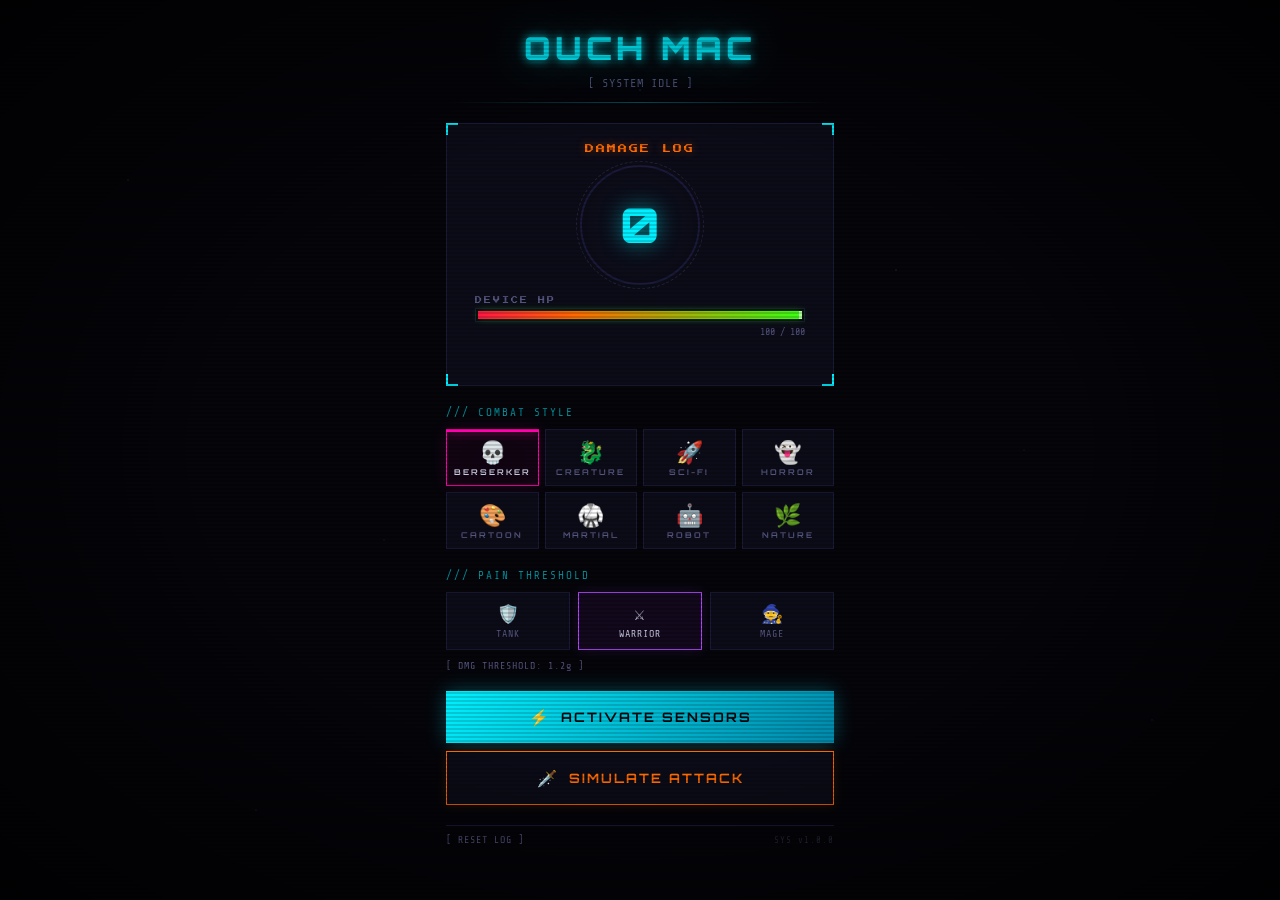
<file: app/index.html>
<!DOCTYPE html>
<html lang="en">
<head>
    <meta charset="UTF-8">
    <meta name="viewport" content="width=device-width, initial-scale=1.0, user-scalable=no, viewport-fit=cover">
    <meta name="apple-mobile-web-app-capable" content="yes">
    <meta name="apple-mobile-web-app-status-bar-style" content="black-translucent">
    <meta name="theme-color" content="#05050a">
    <title>OuchMac</title>
    <link rel="manifest" href="manifest.json">
    <link rel="apple-touch-icon" href="icons/icon-192.png">
    <link rel="preconnect" href="https://fonts.googleapis.com">
    <link rel="preconnect" href="https://fonts.gstatic.com" crossorigin>
    <link href="https://fonts.googleapis.com/css2?family=Orbitron:wght@400;700;900&family=Press+Start+2P&family=Share+Tech+Mono&display=swap" rel="stylesheet">
    <link rel="stylesheet" href="style.css?v=3">
</head>
<body>
    <div class="scanlines"></div>
    <div class="vignette"></div>
    <div id="hit-flash" class="hit-flash"></div>
    <div id="crit-text" class="crit-text" aria-hidden="true">CRITICAL HIT!</div>

    <div id="app">
        <!-- Header -->
        <header class="header">
            <div class="glitch-wrapper">
                <h1 class="logo glitch" data-text="OUCH MAC">OUCH MAC</h1>
            </div>
            <p id="status-text" class="status-text">[ SYSTEM IDLE ]</p>
            <div class="header-bar"></div>
        </header>

        <!-- Damage Counter -->
        <section class="damage-section">
            <div class="damage-frame">
                <div class="frame-corner tl"></div>
                <div class="frame-corner tr"></div>
                <div class="frame-corner bl"></div>
                <div class="frame-corner br"></div>

                <div class="damage-label">DAMAGE LOG</div>
                <div id="hit-ring" class="hit-ring">
                    <span id="hit-count" class="hit-count">0</span>
                </div>
                <div class="hp-bar-container">
                    <div class="hp-label">DEVICE HP</div>
                    <div class="hp-bar">
                        <div id="hp-fill" class="hp-fill" style="width: 100%"></div>
                    </div>
                    <span id="hp-text" class="hp-text">100 / 100</span>
                </div>
                <p id="hit-quip" class="hit-quip">&nbsp;</p>
            </div>
        </section>

        <!-- Combat Style (Mode) — 8 Sound Packs -->
        <section class="control-section">
            <label class="section-label">/// COMBAT STYLE</label>
            <div class="mode-grid">
                <button class="mode-btn active" data-mode="adults">
                    <span class="mode-icon">💀</span>
                    <span class="mode-name">BERSERKER</span>
                </button>
                <button class="mode-btn" data-mode="kids">
                    <span class="mode-icon">🐉</span>
                    <span class="mode-name">CREATURE</span>
                </button>
                <button class="mode-btn" data-mode="scifi">
                    <span class="mode-icon">🚀</span>
                    <span class="mode-name">SCI-FI</span>
                </button>
                <button class="mode-btn" data-mode="horror">
                    <span class="mode-icon">👻</span>
                    <span class="mode-name">HORROR</span>
                </button>
                <button class="mode-btn" data-mode="cartoon">
                    <span class="mode-icon">🎨</span>
                    <span class="mode-name">CARTOON</span>
                </button>
                <button class="mode-btn" data-mode="martial">
                    <span class="mode-icon">🥋</span>
                    <span class="mode-name">MARTIAL</span>
                </button>
                <button class="mode-btn" data-mode="robot">
                    <span class="mode-icon">🤖</span>
                    <span class="mode-name">ROBOT</span>
                </button>
                <button class="mode-btn" data-mode="nature">
                    <span class="mode-icon">🌿</span>
                    <span class="mode-name">NATURE</span>
                </button>
            </div>
        </section>

        <!-- Pain Threshold (Sensitivity) -->
        <section class="control-section">
            <label class="section-label">/// PAIN THRESHOLD</label>
            <div class="sensitivity-row">
                <button class="sens-btn" data-sens="low">
                    <span class="sens-icon">🛡️</span>
                    <span>TANK</span>
                </button>
                <button class="sens-btn active" data-sens="medium">
                    <span class="sens-icon">⚔️</span>
                    <span>WARRIOR</span>
                </button>
                <button class="sens-btn" data-sens="high">
                    <span class="sens-icon">🧙</span>
                    <span>MAGE</span>
                </button>
            </div>
            <p id="threshold-label" class="threshold-label">[ DMG THRESHOLD: 1.2g ]</p>
        </section>

        <!-- Action Buttons -->
        <section class="actions">
            <button id="btn-start" class="btn-primary">
                <span class="btn-icon">⚡</span>
                <span>ACTIVATE SENSORS</span>
            </button>
            <button id="btn-simulate" class="btn-attack">
                <span class="btn-icon">🗡️</span>
                <span>SIMULATE ATTACK</span>
            </button>
        </section>

        <!-- Footer -->
        <footer class="footer">
            <button id="btn-reset" class="btn-reset">[ RESET LOG ]</button>
            <span class="version">SYS v1.0.0</span>
        </footer>
    </div>

    <!-- Rage Quit Overlay (hidden by default) -->
    <div id="rage-overlay" class="rage-overlay" style="display:none;">
        <div class="rage-skull" id="rage-skull">💀</div>
        <div class="rage-title glitch" data-text="DEVICE DESTROYED" id="rage-title">DEVICE DESTROYED</div>
        <div class="rage-messages" id="rage-messages">RAGE QUIT!</div>
        <button class="respawn-btn" id="respawn-btn" style="display:none;">
            <span class="btn-icon">🔄</span>
            <span>RESPAWN?</span>
        </button>
    </div>

    <!-- Kill Count Badge -->
    <div class="kill-count" id="kill-count">DEVICES DESTROYED: <span id="kill-count-num">0</span></div>

    <script src="app.js?v=4"></script>
</body>
</html>
</file>
<file: app/style.css>
*, *::before, *::after {
    margin: 0;
    padding: 0;
    box-sizing: border-box;
    -webkit-tap-highlight-color: transparent;
}

:root {
    --bg: #05050a;
    --surface: #0c0c18;
    --surface-2: #12122a;
    --border: #1a1a3a;
    --neon-cyan: #00f0ff;
    --neon-magenta: #ff00aa;
    --neon-green: #39ff14;
    --neon-orange: #ff6a00;
    --neon-red: #ff1744;
    --neon-purple: #b347ff;
    --text: #c8c8e0;
    --text-dim: #555580;
    --gold: #ffd700;
    --radius: 4px;
    --font-display: 'Orbitron', sans-serif;
    --font-pixel: 'Press Start 2P', monospace;
    --font-mono: 'Share Tech Mono', monospace;
}

html, body {
    height: 100%;
    overflow-x: hidden;
}

body {
    font-family: var(--font-mono);
    background: var(--bg);
    color: var(--text);
    display: flex;
    justify-content: center;
    -webkit-user-select: none;
    user-select: none;
    overflow-y: auto;
}

/* Scanlines overlay */
.scanlines {
    position: fixed;
    inset: 0;
    background: repeating-linear-gradient(
        0deg,
        transparent,
        transparent 2px,
        rgba(0, 0, 0, 0.15) 2px,
        rgba(0, 0, 0, 0.15) 4px
    );
    pointer-events: none;
    z-index: 200;
}

/* Vignette */
.vignette {
    position: fixed;
    inset: 0;
    background: radial-gradient(ellipse at center, transparent 50%, rgba(0, 0, 0, 0.7) 100%);
    pointer-events: none;
    z-index: 199;
}

/* Hit flash */
.hit-flash {
    position: fixed;
    inset: 0;
    opacity: 0;
    pointer-events: none;
    z-index: 300;
    transition: opacity 0.1s ease-out;
    background: radial-gradient(circle at center, var(--neon-red) 0%, transparent 70%);
}

.hit-flash.active {
    opacity: 0.5;
    transition: none;
}

/* Critical hit text */
.crit-text {
    position: fixed;
    top: 50%;
    left: 50%;
    transform: translate(-50%, -50%) scale(0);
    font-family: var(--font-pixel);
    font-size: 24px;
    color: var(--neon-red);
    text-shadow:
        0 0 10px var(--neon-red),
        0 0 30px var(--neon-red),
        0 0 60px var(--neon-orange);
    pointer-events: none;
    z-index: 301;
    opacity: 0;
    white-space: nowrap;
}

.crit-text.show {
    animation: critPop 0.8s ease-out forwards;
}

@keyframes critPop {
    0% { opacity: 1; transform: translate(-50%, -50%) scale(0.3) rotate(-5deg); }
    20% { opacity: 1; transform: translate(-50%, -50%) scale(1.3) rotate(2deg); }
    40% { opacity: 1; transform: translate(-50%, -50%) scale(1.0) rotate(-1deg); }
    100% { opacity: 0; transform: translate(-50%, -60%) scale(1.1) rotate(0deg); }
}

/* App container */
#app {
    width: 100%;
    max-width: 420px;
    display: flex;
    flex-direction: column;
    padding: 20px 16px env(safe-area-inset-bottom, 16px);
    gap: 20px;
    position: relative;
    z-index: 10;
}

/* ═══ HEADER ═══ */
.header {
    text-align: center;
    padding-top: 8px;
}

.glitch-wrapper {
    position: relative;
    display: inline-block;
}

.logo {
    font-family: var(--font-display);
    font-size: 32px;
    font-weight: 900;
    color: var(--neon-cyan);
    text-shadow:
        0 0 10px var(--neon-cyan),
        0 0 40px rgba(0, 240, 255, 0.4),
        0 0 80px rgba(0, 240, 255, 0.2);
    letter-spacing: 4px;
    position: relative;
}

/* Glitch effect */
.glitch::before,
.glitch::after {
    content: attr(data-text);
    position: absolute;
    top: 0;
    left: 0;
    width: 100%;
    height: 100%;
    opacity: 0;
}

.glitch::before {
    color: var(--neon-magenta);
    text-shadow: 0 0 10px var(--neon-magenta);
    animation: glitch1 4s infinite;
}

.glitch::after {
    color: var(--neon-green);
    text-shadow: 0 0 10px var(--neon-green);
    animation: glitch2 4s infinite;
}

@keyframes glitch1 {
    0%, 93%, 100% { opacity: 0; transform: none; }
    93.5% { opacity: 0.8; transform: translate(-3px, 1px); clip-path: inset(20% 0 40% 0); }
    94% { opacity: 0.8; transform: translate(3px, -1px); clip-path: inset(60% 0 10% 0); }
    94.5% { opacity: 0; }
}

@keyframes glitch2 {
    0%, 95%, 100% { opacity: 0; transform: none; }
    95.5% { opacity: 0.6; transform: translate(2px, -2px); clip-path: inset(10% 0 70% 0); }
    96% { opacity: 0.6; transform: translate(-2px, 2px); clip-path: inset(50% 0 20% 0); }
    96.5% { opacity: 0; }
}

.glitch.hit-glitch::before,
.glitch.hit-glitch::after {
    animation: none;
}

.glitch.hit-glitch::before {
    opacity: 0.9;
    transform: translate(-4px, 2px);
    clip-path: inset(10% 0 30% 0);
    animation: glitchHit 0.3s steps(3) 3;
}

.glitch.hit-glitch::after {
    opacity: 0.7;
    transform: translate(4px, -2px);
    clip-path: inset(40% 0 20% 0);
    animation: glitchHit2 0.3s steps(3) 3;
}

@keyframes glitchHit {
    0% { transform: translate(-6px, 2px); clip-path: inset(5% 0 60% 0); }
    33% { transform: translate(4px, -3px); clip-path: inset(30% 0 20% 0); }
    66% { transform: translate(-3px, 1px); clip-path: inset(70% 0 5% 0); }
    100% { transform: translate(5px, -1px); clip-path: inset(15% 0 45% 0); }
}

@keyframes glitchHit2 {
    0% { transform: translate(5px, -2px); clip-path: inset(60% 0 10% 0); }
    33% { transform: translate(-3px, 3px); clip-path: inset(10% 0 50% 0); }
    66% { transform: translate(4px, -1px); clip-path: inset(40% 0 30% 0); }
    100% { transform: translate(-5px, 2px); clip-path: inset(20% 0 40% 0); }
}

.status-text {
    font-family: var(--font-mono);
    font-size: 12px;
    color: var(--text-dim);
    margin-top: 8px;
    letter-spacing: 1px;
}

.status-text.listening {
    color: var(--neon-green);
    text-shadow: 0 0 8px rgba(57, 255, 20, 0.5);
}

.status-text.error {
    color: var(--neon-red);
}

.header-bar {
    height: 1px;
    margin-top: 12px;
    background: linear-gradient(90deg, transparent, var(--neon-cyan), transparent);
    opacity: 0.3;
}

/* ═══ DAMAGE SECTION ═══ */
.damage-section {
    display: flex;
    justify-content: center;
}

.damage-frame {
    position: relative;
    background: var(--surface);
    border: 1px solid var(--border);
    padding: 20px 28px;
    width: 100%;
    display: flex;
    flex-direction: column;
    align-items: center;
    gap: 12px;
}

/* Corner decorations */
.frame-corner {
    position: absolute;
    width: 12px;
    height: 12px;
    border-color: var(--neon-cyan);
    border-style: solid;
    border-width: 0;
}

.frame-corner.tl { top: -1px; left: -1px; border-top-width: 2px; border-left-width: 2px; }
.frame-corner.tr { top: -1px; right: -1px; border-top-width: 2px; border-right-width: 2px; }
.frame-corner.bl { bottom: -1px; left: -1px; border-bottom-width: 2px; border-left-width: 2px; }
.frame-corner.br { bottom: -1px; right: -1px; border-bottom-width: 2px; border-right-width: 2px; }

.damage-label {
    font-family: var(--font-pixel);
    font-size: 9px;
    color: var(--neon-orange);
    letter-spacing: 2px;
    text-shadow: 0 0 8px rgba(255, 106, 0, 0.4);
}

.hit-ring {
    width: 120px;
    height: 120px;
    border-radius: 50%;
    border: 2px solid var(--border);
    display: flex;
    align-items: center;
    justify-content: center;
    position: relative;
    transition: all 0.3s;
    background: radial-gradient(circle at center, rgba(0, 240, 255, 0.03) 0%, transparent 70%);
}

.hit-ring::before {
    content: '';
    position: absolute;
    inset: -6px;
    border-radius: 50%;
    border: 1px dashed var(--text-dim);
    opacity: 0.3;
    animation: rotateSlow 20s linear infinite;
}

@keyframes rotateSlow {
    to { transform: rotate(360deg); }
}

.hit-ring.pulse {
    border-color: var(--neon-red);
    box-shadow:
        0 0 20px var(--neon-red),
        0 0 60px rgba(255, 23, 68, 0.3),
        inset 0 0 20px rgba(255, 23, 68, 0.1);
    transform: scale(1.1);
}

.hit-count {
    font-family: var(--font-display);
    font-size: 48px;
    font-weight: 900;
    color: var(--neon-cyan);
    text-shadow: 0 0 20px rgba(0, 240, 255, 0.5);
    line-height: 1;
}

.hit-ring.pulse .hit-count {
    color: var(--neon-red);
    text-shadow: 0 0 20px var(--neon-red);
}

/* HP Bar */
.hp-bar-container {
    width: 100%;
    display: flex;
    flex-direction: column;
    gap: 4px;
}

.hp-label {
    font-family: var(--font-pixel);
    font-size: 7px;
    color: var(--text-dim);
    letter-spacing: 2px;
}

.hp-bar {
    width: 100%;
    height: 14px;
    background: var(--bg);
    border: 1px solid var(--border);
    padding: 2px;
    position: relative;
}

.hp-fill {
    height: 100%;
    background: linear-gradient(90deg, var(--neon-red) 0%, var(--neon-orange) 30%, var(--neon-green) 100%);
    transition: width 0.5s ease-out;
    position: relative;
    box-shadow: 0 0 8px rgba(57, 255, 20, 0.3);
}

.hp-fill::after {
    content: '';
    position: absolute;
    top: 0;
    right: 0;
    width: 3px;
    height: 100%;
    background: white;
    opacity: 0.6;
    animation: hpPulse 1.5s ease-in-out infinite;
}

@keyframes hpPulse {
    0%, 100% { opacity: 0.3; }
    50% { opacity: 0.8; }
}

.hp-text {
    font-size: 10px;
    color: var(--text-dim);
    text-align: right;
}

.hit-quip {
    font-size: 11px;
    color: var(--neon-magenta);
    text-shadow: 0 0 6px rgba(255, 0, 170, 0.3);
    min-height: 16px;
    text-align: center;
}

/* ═══ CONTROLS ═══ */
.control-section {
    display: flex;
    flex-direction: column;
    gap: 10px;
}

.section-label {
    font-family: var(--font-mono);
    font-size: 11px;
    color: var(--neon-cyan);
    letter-spacing: 2px;
    opacity: 0.6;
}

/* Mode Toggle — 4x2 Grid */
.mode-grid {
    display: grid;
    grid-template-columns: repeat(4, 1fr);
    gap: 6px;
}

.mode-btn {
    display: flex;
    flex-direction: column;
    align-items: center;
    gap: 2px;
    padding: 10px 4px 8px;
    border: 1px solid var(--border);
    background: var(--surface);
    color: var(--text-dim);
    font-family: var(--font-mono);
    cursor: pointer;
    transition: all 0.2s ease;
    position: relative;
    overflow: hidden;
}

.mode-btn::before {
    content: '';
    position: absolute;
    top: 0;
    left: 0;
    right: 0;
    height: 2px;
    background: transparent;
    transition: background 0.3s;
}

.mode-btn:active {
    transform: scale(0.97);
}

.mode-btn.active {
    border-color: var(--neon-magenta);
    color: var(--text);
    background: rgba(255, 0, 170, 0.05);
    box-shadow:
        0 0 15px rgba(255, 0, 170, 0.15),
        inset 0 0 30px rgba(255, 0, 170, 0.03);
}

.mode-btn.active::before {
    background: var(--neon-magenta);
    box-shadow: 0 0 10px var(--neon-magenta);
}

.mode-icon {
    font-size: 22px;
}

.mode-name {
    font-family: var(--font-display);
    font-size: 8px;
    font-weight: 700;
    letter-spacing: 2px;
}


/* Sensitivity */
.sensitivity-row {
    display: grid;
    grid-template-columns: 1fr 1fr 1fr;
    gap: 8px;
}

.sens-btn {
    display: flex;
    flex-direction: column;
    align-items: center;
    gap: 4px;
    padding: 10px 6px;
    border: 1px solid var(--border);
    background: var(--surface);
    color: var(--text-dim);
    font-family: var(--font-mono);
    font-size: 10px;
    letter-spacing: 1px;
    cursor: pointer;
    transition: all 0.2s ease;
}

.sens-btn:active {
    transform: scale(0.96);
}

.sens-icon {
    font-size: 18px;
}

.sens-btn.active {
    border-color: var(--neon-purple);
    color: var(--text);
    background: rgba(179, 71, 255, 0.08);
    box-shadow: 0 0 12px rgba(179, 71, 255, 0.15);
}

.threshold-label {
    font-size: 10px;
    color: var(--text-dim);
    letter-spacing: 1px;
}

/* ═══ ACTIONS ═══ */
.actions {
    display: flex;
    flex-direction: column;
    gap: 8px;
}

.btn-primary, .btn-attack {
    display: flex;
    align-items: center;
    justify-content: center;
    gap: 10px;
    padding: 16px;
    border: none;
    font-family: var(--font-display);
    font-size: 13px;
    font-weight: 700;
    letter-spacing: 2px;
    cursor: pointer;
    transition: all 0.2s ease;
    position: relative;
    overflow: hidden;
}

.btn-primary:active, .btn-attack:active {
    transform: scale(0.97);
}

.btn-primary {
    background: linear-gradient(135deg, var(--neon-cyan), #0088aa);
    color: var(--bg);
    box-shadow: 0 0 20px rgba(0, 240, 255, 0.3);
}

.btn-primary::after {
    content: '';
    position: absolute;
    top: -50%;
    left: -60%;
    width: 40%;
    height: 200%;
    background: linear-gradient(90deg, transparent, rgba(255, 255, 255, 0.15), transparent);
    transform: skewX(-20deg);
    animation: btnShine 4s infinite;
}

@keyframes btnShine {
    0%, 75%, 100% { left: -60%; }
    85% { left: 120%; }
}

.btn-primary.listening {
    background: linear-gradient(135deg, var(--neon-green), #00aa44);
    box-shadow: 0 0 20px rgba(57, 255, 20, 0.3);
    animation: pulseGlow 2s ease-in-out infinite;
}

@keyframes pulseGlow {
    0%, 100% { box-shadow: 0 0 20px rgba(57, 255, 20, 0.2); }
    50% { box-shadow: 0 0 40px rgba(57, 255, 20, 0.5); }
}

.btn-attack {
    background: var(--surface);
    color: var(--neon-orange);
    border: 1px solid var(--neon-orange);
    box-shadow: 0 0 10px rgba(255, 106, 0, 0.15);
}

.btn-attack:hover {
    background: rgba(255, 106, 0, 0.08);
}

.btn-icon {
    font-size: 16px;
}

/* ═══ FOOTER ═══ */
.footer {
    display: flex;
    justify-content: space-between;
    align-items: center;
    padding: 4px 0 12px;
    border-top: 1px solid var(--border);
}

.btn-reset {
    background: none;
    border: none;
    color: var(--text-dim);
    font-family: var(--font-mono);
    font-size: 10px;
    cursor: pointer;
    letter-spacing: 1px;
    padding: 4px 0;
    transition: color 0.2s;
}

.btn-reset:active {
    color: var(--neon-red);
}

.version {
    font-size: 9px;
    color: var(--text-dim);
    opacity: 0.4;
    letter-spacing: 1px;
}

/* ═══ SHAKE ═══ */
@keyframes shake {
    0%, 100% { transform: translateX(0); }
    10% { transform: translateX(-8px) rotate(-2deg); }
    20% { transform: translateX(7px) rotate(2deg); }
    30% { transform: translateX(-6px) rotate(-1.5deg); }
    40% { transform: translateX(5px) rotate(1deg); }
    50% { transform: translateX(-3px); }
    60% { transform: translateX(2px); }
}

.shake {
    animation: shake 0.6s ease-in-out;
}

/* ═══ FLOATING PARTICLES (ambient) ═══ */
body::before {
    content: '';
    position: fixed;
    top: 0;
    left: 0;
    width: 100%;
    height: 100%;
    background:
        radial-gradient(1px 1px at 10% 20%, var(--neon-cyan), transparent),
        radial-gradient(1px 1px at 30% 60%, var(--neon-magenta), transparent),
        radial-gradient(1px 1px at 70% 30%, var(--neon-green), transparent),
        radial-gradient(1px 1px at 90% 80%, var(--neon-purple), transparent),
        radial-gradient(1px 1px at 50% 10%, var(--neon-cyan), transparent),
        radial-gradient(1px 1px at 20% 90%, var(--neon-orange), transparent),
        radial-gradient(1px 1px at 80% 50%, var(--neon-magenta), transparent);
    opacity: 0.3;
    pointer-events: none;
    z-index: 1;
    animation: floatParticles 15s ease-in-out infinite alternate;
}

@keyframes floatParticles {
    0% { transform: translateY(0) translateX(0); }
    100% { transform: translateY(-20px) translateX(10px); }
}

/* ═══ RAGE QUIT MODE ═══ */

/* Body class — red flash background */
body.rage-quit {
    animation: rageFlash 0.15s ease-in-out 6;
}

@keyframes rageFlash {
    0%, 100% { background-color: var(--bg); }
    50% { background-color: #4a0000; }
}

/* Intense screen shake on body */
body.rage-quit #app {
    animation: rageShake 0.1s linear 20;
}

@keyframes rageShake {
    0% { transform: translate(0, 0) rotate(0deg); }
    10% { transform: translate(-12px, -8px) rotate(-3deg); }
    20% { transform: translate(10px, 6px) rotate(2.5deg); }
    30% { transform: translate(-14px, 4px) rotate(-2deg); }
    40% { transform: translate(8px, -10px) rotate(3deg); }
    50% { transform: translate(-6px, 12px) rotate(-1.5deg); }
    60% { transform: translate(14px, -4px) rotate(2deg); }
    70% { transform: translate(-10px, -6px) rotate(-3deg); }
    80% { transform: translate(6px, 8px) rotate(1.5deg); }
    90% { transform: translate(-8px, -12px) rotate(-2.5deg); }
    100% { transform: translate(0, 0) rotate(0deg); }
}

/* Intensified scanlines during rage */
body.rage-quit .scanlines {
    background: repeating-linear-gradient(
        0deg,
        transparent,
        transparent 1px,
        rgba(255, 0, 0, 0.08) 1px,
        rgba(0, 0, 0, 0.25) 3px
    );
    animation: scanlineFlicker 0.08s steps(2) infinite;
}

@keyframes scanlineFlicker {
    0% { opacity: 0.8; }
    50% { opacity: 1; }
    100% { opacity: 0.6; }
}

/* Rage Quit Overlay */
.rage-overlay {
    position: fixed;
    inset: 0;
    z-index: 9999;
    background: radial-gradient(ellipse at center, rgba(40, 0, 0, 0.97) 0%, rgba(0, 0, 0, 0.99) 70%);
    display: flex;
    flex-direction: column;
    align-items: center;
    justify-content: center;
    gap: 20px;
    animation: overlayFadeIn 0.3s ease-out forwards;
}

@keyframes overlayFadeIn {
    0% { opacity: 0; }
    100% { opacity: 1; }
}

/* Pulsing red glow border on overlay */
.rage-overlay::before {
    content: '';
    position: absolute;
    inset: 0;
    border: 3px solid var(--neon-red);
    box-shadow:
        inset 0 0 80px rgba(255, 23, 68, 0.15),
        0 0 60px rgba(255, 23, 68, 0.3);
    animation: borderPulse 0.8s ease-in-out infinite alternate;
    pointer-events: none;
}

@keyframes borderPulse {
    0% { box-shadow: inset 0 0 40px rgba(255, 23, 68, 0.1), 0 0 30px rgba(255, 23, 68, 0.2); }
    100% { box-shadow: inset 0 0 120px rgba(255, 23, 68, 0.25), 0 0 80px rgba(255, 23, 68, 0.5); }
}

/* Skull emoji */
.rage-skull {
    font-size: 80px;
    animation: skullPulse 0.5s ease-in-out infinite alternate, skullFloat 2s ease-in-out infinite;
    filter: drop-shadow(0 0 30px rgba(255, 23, 68, 0.8));
}

@keyframes skullPulse {
    0% { transform: scale(1); }
    100% { transform: scale(1.15); }
}

@keyframes skullFloat {
    0%, 100% { margin-top: 0; }
    50% { margin-top: -10px; }
}

/* DEVICE DESTROYED title with glitch */
.rage-title {
    font-family: var(--font-pixel);
    font-size: 22px;
    color: var(--neon-red);
    text-align: center;
    text-shadow:
        0 0 10px var(--neon-red),
        0 0 40px var(--neon-red),
        0 0 80px rgba(255, 23, 68, 0.6),
        0 0 120px rgba(255, 23, 68, 0.3);
    letter-spacing: 3px;
    animation: rageGlitch 0.15s steps(2) infinite;
    position: relative;
    padding: 0 16px;
}

.rage-title::before,
.rage-title::after {
    content: attr(data-text);
    position: absolute;
    top: 0;
    left: 0;
    width: 100%;
    height: 100%;
    padding: 0 16px;
}

.rage-title::before {
    color: var(--neon-cyan);
    text-shadow: 0 0 10px var(--neon-cyan);
    animation: rageGlitchBefore 0.2s steps(3) infinite;
}

.rage-title::after {
    color: var(--neon-magenta);
    text-shadow: 0 0 10px var(--neon-magenta);
    animation: rageGlitchAfter 0.25s steps(3) infinite;
}

@keyframes rageGlitch {
    0% { transform: translate(0); }
    25% { transform: translate(-2px, 1px); }
    50% { transform: translate(2px, -1px); }
    75% { transform: translate(-1px, -1px); }
    100% { transform: translate(1px, 1px); }
}

@keyframes rageGlitchBefore {
    0% { clip-path: inset(0 0 80% 0); transform: translate(-4px, -2px); opacity: 0.8; }
    33% { clip-path: inset(40% 0 20% 0); transform: translate(4px, 1px); opacity: 0.6; }
    66% { clip-path: inset(70% 0 5% 0); transform: translate(-3px, 2px); opacity: 0.9; }
    100% { clip-path: inset(10% 0 60% 0); transform: translate(3px, -1px); opacity: 0.7; }
}

@keyframes rageGlitchAfter {
    0% { clip-path: inset(60% 0 10% 0); transform: translate(3px, 2px); opacity: 0.7; }
    33% { clip-path: inset(10% 0 50% 0); transform: translate(-4px, -1px); opacity: 0.9; }
    66% { clip-path: inset(30% 0 40% 0); transform: translate(2px, -2px); opacity: 0.6; }
    100% { clip-path: inset(50% 0 20% 0); transform: translate(-2px, 1px); opacity: 0.8; }
}

/* Cycling destruction messages */
.rage-messages {
    font-family: var(--font-display);
    font-size: 16px;
    font-weight: 900;
    color: var(--neon-orange);
    text-shadow:
        0 0 10px var(--neon-orange),
        0 0 30px rgba(255, 106, 0, 0.5);
    letter-spacing: 4px;
    text-transform: uppercase;
    animation: messageFlash 0.4s ease-in-out infinite alternate;
}

@keyframes messageFlash {
    0% { opacity: 0.6; transform: scale(0.98); }
    100% { opacity: 1; transform: scale(1.02); }
}

/* Respawn button */
.respawn-btn {
    display: flex;
    align-items: center;
    justify-content: center;
    gap: 10px;
    padding: 18px 40px;
    border: 2px solid var(--neon-green);
    background: rgba(57, 255, 20, 0.08);
    color: var(--neon-green);
    font-family: var(--font-display);
    font-size: 16px;
    font-weight: 700;
    letter-spacing: 3px;
    cursor: pointer;
    position: relative;
    overflow: hidden;
    box-shadow:
        0 0 20px rgba(57, 255, 20, 0.3),
        0 0 60px rgba(57, 255, 20, 0.1);
    animation: respawnPulse 1s ease-in-out infinite alternate, respawnAppear 0.5s ease-out forwards;
    text-shadow: 0 0 10px var(--neon-green);
    transition: all 0.2s;
    margin-top: 10px;
}

.respawn-btn:active {
    transform: scale(0.95);
    background: rgba(57, 255, 20, 0.2);
}

@keyframes respawnPulse {
    0% { box-shadow: 0 0 15px rgba(57, 255, 20, 0.2), 0 0 40px rgba(57, 255, 20, 0.05); }
    100% { box-shadow: 0 0 30px rgba(57, 255, 20, 0.5), 0 0 80px rgba(57, 255, 20, 0.15); }
}

@keyframes respawnAppear {
    0% { opacity: 0; transform: translateY(20px) scale(0.8); }
    100% { opacity: 1; transform: translateY(0) scale(1); }
}

.respawn-btn::after {
    content: '';
    position: absolute;
    top: -50%;
    left: -60%;
    width: 40%;
    height: 200%;
    background: linear-gradient(90deg, transparent, rgba(57, 255, 20, 0.15), transparent);
    transform: skewX(-20deg);
    animation: btnShine 2s infinite;
}

/* Kill count badge */
.kill-count {
    position: fixed;
    top: 12px;
    right: 12px;
    z-index: 500;
    font-family: var(--font-pixel);
    font-size: 7px;
    color: var(--neon-red);
    text-shadow: 0 0 6px rgba(255, 23, 68, 0.5);
    letter-spacing: 1px;
    background: rgba(5, 5, 10, 0.8);
    border: 1px solid rgba(255, 23, 68, 0.3);
    padding: 6px 10px;
    opacity: 0;
    transition: opacity 0.3s;
}

.kill-count.visible {
    opacity: 1;
}

/* HP bar fatal state */
.hp-fill.fatal {
    width: 0% !important;
    background: #111 !important;
    box-shadow: none !important;
}

.hp-bar.fatal-bar {
    position: relative;
}

.hp-bar.fatal-bar::after {
    content: 'FATAL';
    position: absolute;
    inset: 0;
    display: flex;
    align-items: center;
    justify-content: center;
    font-family: var(--font-pixel);
    font-size: 8px;
    color: var(--neon-red);
    text-shadow: 0 0 8px var(--neon-red);
    letter-spacing: 3px;
    animation: fatalBlink 0.5s steps(1) infinite;
}

@keyframes fatalBlink {
    0%, 49% { opacity: 1; }
    50%, 100% { opacity: 0.3; }
}
</file>
